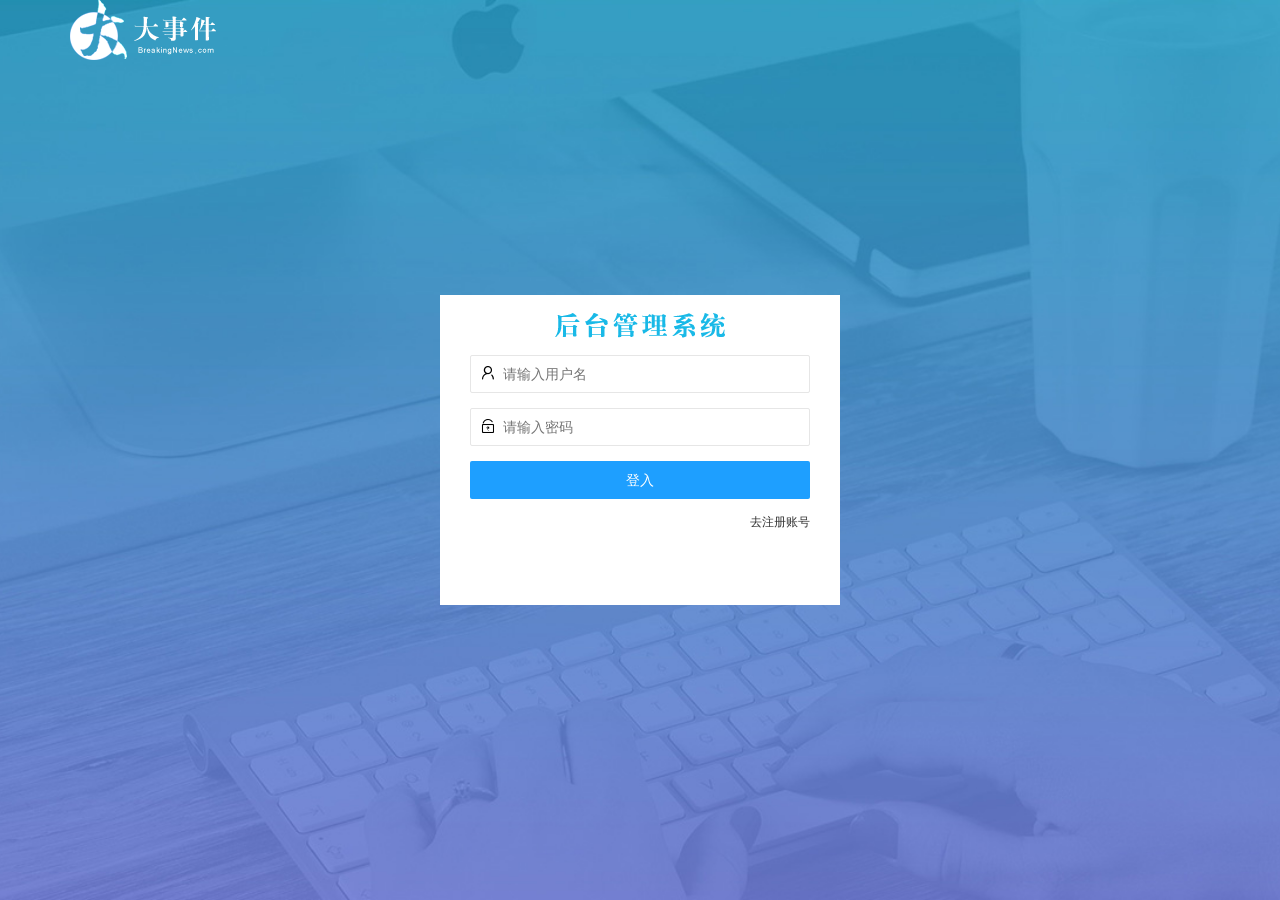
<file: login.html>
<!DOCTYPE html>
<html lang="en">

<head>
    <meta charset="UTF-8">
    <meta name="viewport" content="width=device-width, initial-scale=1.0">
    <meta http-equiv="X-UA-Compatible" content="ie=edge">
    <title>大事件</title>    
    <link rel="stylesheet" href="./assets/lib/layui/css/layui.css">
    <link rel="stylesheet" href="./assets/css/login.css">

</head>

<body>
    <!-- 头部logo区域 -->
    <div class="layui-main">
        <img src="./assets/images/logo.png" class="img-responsive" alt="Image">
    </div>

    <!-- 登陆注册区域 -->
    <div class="loginAndRegBox">
        <div class="title-box"></div>
        <!-- 登陆的div -->
        <div class="login-box">
            <!-- 登入的表单 -->
            <form class="layui-form" action="" id="form-login">
                <!-- 用户名 -->
                <div class="layui-form-item">
                    <i class="layui-icon layui-icon-username"></i>
                    <input type="text" name="username" required lay-verify="required" placeholder="请输入用户名" autocomplete="off" class="layui-input">
                </div>
                <!-- 密码 -->
                <div class="layui-form-item">
                    <i class="layui-icon layui-icon-password"></i>
                    <input type="password" name="password" required lay-verify="required|pwd" placeholder="请输入密码" autocomplete="off" class="layui-input">
                </div>
                <!-- 登录按钮 -->
                <div class="layui-form-item">
                    <!-- 注意：表单提交按钮和普通按钮的区别，就是lay-submit属性 -->
                    <button class="layui-btn layui-btn-fluid layui-btn-normal" lay-submit>登入</button>
                </div>
                <div class="layui-form-item links">
                    <a href="javascript:;" id="link-reg">去注册账号</a>
                </div>
            </form>
            
            
        </div>
        <!-- 注册的div -->
        <div class="reg-box">
            <!-- 注册的表单 -->
            <form class="layui-form" action="" id="form-reg">
                    <!-- 用户名 -->
                    <div class="layui-form-item">
                        <i class="layui-icon layui-icon-username"></i>
                        <input type="text" name="username" required lay-verify="required" placeholder="请输入用户名" autocomplete="off" class="layui-input">
                    </div>
                    <!-- 密码 -->
                    <div class="layui-form-item">
                        <i class="layui-icon layui-icon-password"></i>
                        <input type="password" name="password" required lay-verify="required|pwd" placeholder="请输入密码" autocomplete="off" class="layui-input">
                    </div>
                    <!-- 密码确认 -->
                    <div class="layui-form-item">
                            <i class="layui-icon layui-icon-password"></i>
                            <input type="password" name="repassword" required lay-verify="required|pwd|repwd" placeholder="再次确认密码" autocomplete="off" class="layui-input">
                        </div>
                    <!-- 注册按钮 -->
                    <div class="layui-form-item">
                        <!-- 注意：表单提交按钮和普通按钮的区别，就是lay-submit属性 -->
                        <button class="layui-btn layui-btn-fluid layui-btn-normal" lay-submit>注册</button>
                    </div>
                    <div class="layui-form-item links">
                        <a href="javascript:;" id="link-login">去登入账号</a>
                    </div>
                </form>
            
        </div>
    </div>
    <script src="./assets/lib/layui/layui.all.js"></script>
    <script src="./assets/lib/jquery.js"></script>
    <script src="./assets/js/baseAPI.js"></script>
    <script src="./assets/js/login.js"> </script>
</body>

</html>
</file>
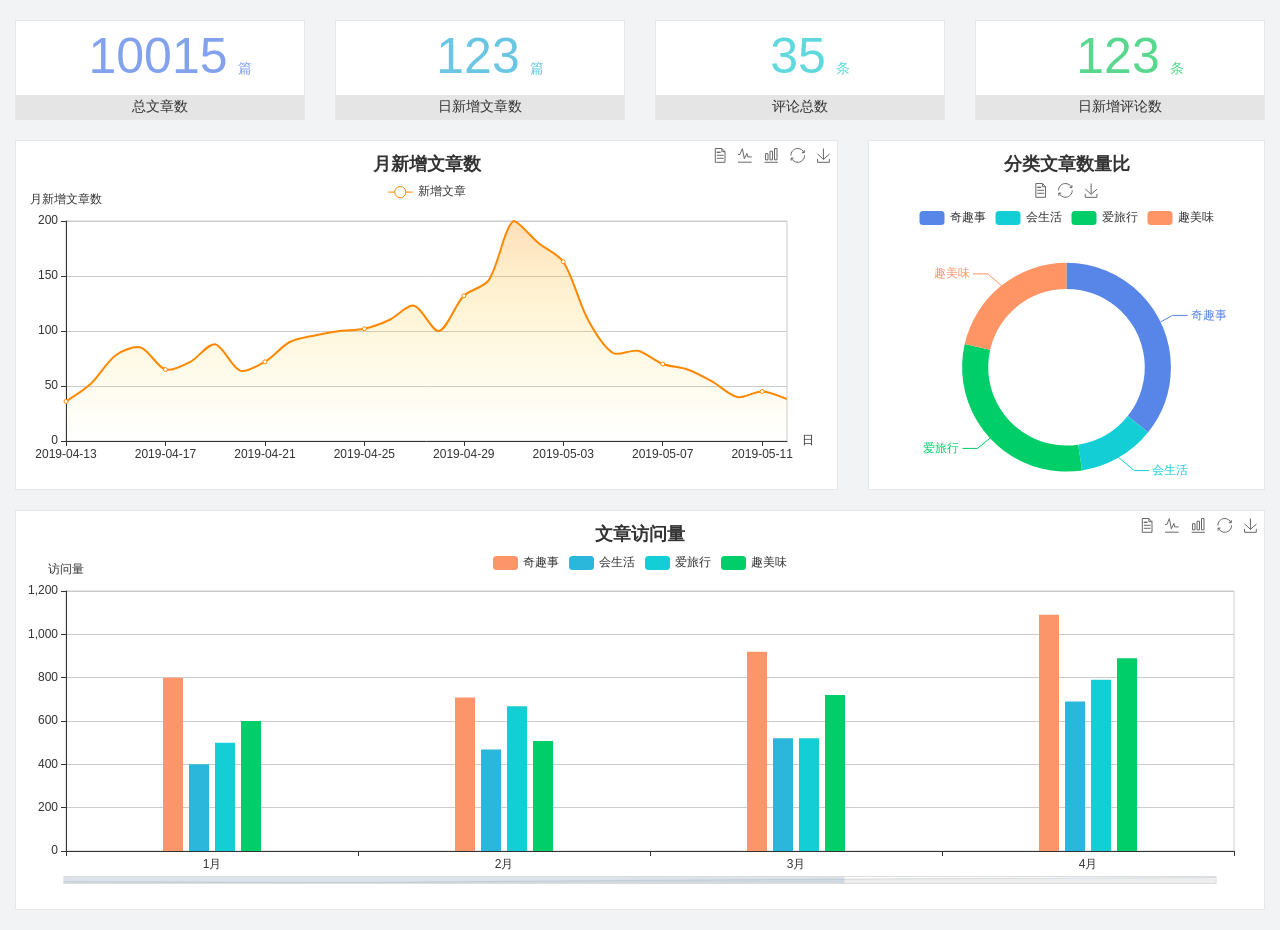
<file: home/dashboard.html>
<!DOCTYPE html>
<html lang="en">

<head>
  <meta charset="UTF-8">
  <meta name="viewport" content="width=device-width, initial-scale=1.0">
  <meta http-equiv="X-UA-Compatible" content="ie=edge">
  <title>图表统计</title>
  <link rel="stylesheet" href="../../assets/lib/bootstrap.css" />
  <link rel="stylesheet" href="../../assets/lib/main.css" />
  <script src="../../assets/lib/jquery.js"></script>
  <script type="text/javascript" src="../../assets/lib/echarts.min.js"></script>
</head>

<body>
  <div class="container-fluid">
    <div class="row spannel_list">
      <div class="col-sm-3 col-xs-6">
        <div class="spannel">
          <em>10015</em><span>篇</span>
          <b>总文章数</b>
        </div>
      </div>
      <div class="col-sm-3 col-xs-6">
        <div class="spannel scolor01">
          <em>123</em><span>篇</span>
          <b>日新增文章数</b>
        </div>
      </div>
      <div class="col-sm-3 col-xs-6">
        <div class="spannel scolor02">
          <em>35</em><span>条</span>
          <b>评论总数</b>
        </div>
      </div>
      <div class="col-sm-3 col-xs-6">
        <div class="spannel scolor03">
          <em>123</em><span>条</span>
          <b>日新增评论数</b>
        </div>
      </div>
    </div>
  </div>

  <div class="container-fluid">
    <div class="row curve-pie">
      <div class="col-lg-8 col-md-8">
        <div class="gragh_pannel" id="curve_show"></div>
      </div>
      <div class="col-lg-4 col-md-4">
        <div class="gragh_pannel" id="pie_show"></div>
      </div>
    </div>
  </div>

  <div class="container-fluid">
    <div class="column_pannel" id="column_show"></div>
  </div>

  <script>
    var oChart = echarts.init(document.getElementById('curve_show'));
    var aList_all = [
      { 'count': 36, 'date': '2019-04-13' },
      { 'count': 52, 'date': '2019-04-14' },
      { 'count': 78, 'date': '2019-04-15' },
      { 'count': 85, 'date': '2019-04-16' },
      { 'count': 65, 'date': '2019-04-17' },
      { 'count': 72, 'date': '2019-04-18' },
      { 'count': 88, 'date': '2019-04-19' },
      { 'count': 64, 'date': '2019-04-20' },
      { 'count': 72, 'date': '2019-04-21' },
      { 'count': 90, 'date': '2019-04-22' },
      { 'count': 96, 'date': '2019-04-23' },
      { 'count': 100, 'date': '2019-04-24' },
      { 'count': 102, 'date': '2019-04-25' },
      { 'count': 110, 'date': '2019-04-26' },
      { 'count': 123, 'date': '2019-04-27' },
      { 'count': 100, 'date': '2019-04-28' },
      { 'count': 132, 'date': '2019-04-29' },
      { 'count': 146, 'date': '2019-04-30' },
      { 'count': 200, 'date': '2019-05-01' },
      { 'count': 180, 'date': '2019-05-02' },
      { 'count': 163, 'date': '2019-05-03' },
      { 'count': 110, 'date': '2019-05-04' },
      { 'count': 80, 'date': '2019-05-05' },
      { 'count': 82, 'date': '2019-05-06' },
      { 'count': 70, 'date': '2019-05-07' },
      { 'count': 65, 'date': '2019-05-08' },
      { 'count': 54, 'date': '2019-05-09' },
      { 'count': 40, 'date': '2019-05-10' },
      { 'count': 45, 'date': '2019-05-11' },
      { 'count': 38, 'date': '2019-05-12' },
    ];

    let aCount = [];
    let aDate = [];

    for (var i = 0; i < aList_all.length; i++) {
      aCount.push(aList_all[i].count);
      aDate.push(aList_all[i].date);
    }

    var chartopt = {
      title: {
        text: '月新增文章数',
        left: 'center',
        top: '10'
      },
      tooltip: {
        trigger: 'axis'
      },
      legend: {
        data: ['新增文章'],
        top: '40'
      },
      toolbox: {
        show: true,
        feature: {
          mark: { show: true },
          dataView: { show: true, readOnly: false },
          magicType: { show: true, type: ['line', 'bar'] },
          restore: { show: true },
          saveAsImage: { show: true }
        }
      },
      calculable: true,
      xAxis: [
        {
          name: '日',
          type: 'category',
          boundaryGap: false,
          data: aDate
        }
      ],
      yAxis: [
        {
          name: '月新增文章数',
          type: 'value'
        }
      ],
      series: [
        {
          name: '新增文章',
          type: 'line',
          smooth: true,
          itemStyle: { normal: { areaStyle: { type: 'default' }, color: '#f80' }, lineStyle: { color: '#f80' } },
          data: aCount
        }],
      areaStyle: {
        normal: {
          color: new echarts.graphic.LinearGradient(0, 0, 0, 1, [{
            offset: 0,
            color: 'rgba(255,136,0,0.39)'
          }, {
            offset: .34,
            color: 'rgba(255,180,0,0.25)'
          }, {
            offset: 1,
            color: 'rgba(255,222,0,0.00)'
          }])

        }
      },
      grid: {
        show: true,
        x: 50,
        x2: 50,
        y: 80,
        height: 220
      }
    };

    oChart.setOption(chartopt);


    var oPie = echarts.init(document.getElementById('pie_show'));
    var oPieopt =
    {
      title: {
        top: 10,
        text: '分类文章数量比',
        x: 'center'
      },
      tooltip: {
        trigger: 'item',
        formatter: "{a} <br/>{b} : {c} ({d}%)"
      },
      color: ['#5885e8', '#13cfd5', '#00ce68', '#ff9565'],
      legend: {
        x: 'center',
        top: 65,
        data: ['奇趣事', '会生活', '爱旅行', '趣美味']
      },
      toolbox: {
        show: true,
        x: 'center',
        top: 35,
        feature: {
          mark: { show: true },
          dataView: { show: true, readOnly: false },
          magicType: {
            show: true,
            type: ['pie', 'funnel'],
            option: {
              funnel: {
                x: '25%',
                width: '50%',
                funnelAlign: 'left',
                max: 1548
              }
            }
          },
          restore: { show: true },
          saveAsImage: { show: true }
        }
      },
      calculable: true,
      series: [
        {
          name: '访问来源',
          type: 'pie',
          radius: ['45%', '60%'],
          center: ['50%', '65%'],
          data: [
            { value: 300, name: '奇趣事' },
            { value: 100, name: '会生活' },
            { value: 260, name: '爱旅行' },
            { value: 180, name: '趣美味' }
          ]
        }
      ]
    };
    oPie.setOption(oPieopt);



    var oColumn = this.echarts.init(document.getElementById('column_show'));
    var oColumnopt =
    {
      title: {
        text: '文章访问量',
        left: 'center',
        top: '10'
      },
      tooltip: {
        trigger: 'axis'
      },
      legend: {
        data: ['奇趣事', '会生活', '爱旅行', '趣美味'],
        top: '40'
      },
      toolbox: {
        show: true,
        feature: {
          mark: { show: true },
          dataView: { show: true, readOnly: false },
          magicType: { show: true, type: ['line', 'bar'] },
          restore: { show: true },
          saveAsImage: { show: true }
        }
      },
      calculable: true,
      xAxis: [
        {
          type: 'category',
          data: ['1月', '2月', '3月', '4月', '5月']
        }
      ],
      yAxis: [
        {
          name: '访问量',
          type: 'value'
        }
      ],
      series: [
        {
          name: '奇趣事',
          type: 'bar',
          barWidth: 20,
          itemStyle: {
            normal: { areaStyle: { type: 'default' }, color: '#fd956a' }
          },
          data: [800, 708, 920, 1090, 1200]
        },
        {
          name: '会生活',
          type: 'bar',
          barWidth: 20,
          itemStyle: {
            normal: { areaStyle: { type: 'default' }, color: '#2bb6db' }
          },
          data: [400, 468, 520, 690, 800]
        },
        {
          name: '爱旅行',
          type: 'bar',
          barWidth: 20,
          itemStyle: {
            normal: { areaStyle: { type: 'default' }, color: '#13cfd5' }
          },
          data: [500, 668, 520, 790, 900]
        },
        {
          name: '趣美味',
          type: 'bar',
          barWidth: 20,
          itemStyle: {
            normal: { areaStyle: { type: 'default' }, color: '#00ce68' }
          },
          data: [600, 508, 720, 890, 1000]
        }
      ],
      grid: {
        show: true,
        x: 50,
        x2: 30,
        y: 80,
        height: 260
      },
      dataZoom: [//给x轴设置滚动条
        {
          start: 0,//默认为0
          end: 100 - 1000 / 31,//默认为100
          type: 'slider',
          show: true,
          xAxisIndex: [0],
          handleSize: 0,//滑动条的 左右2个滑动条的大小
          height: 8,//组件高度
          left: 45, //左边的距离
          right: 50,//右边的距离
          bottom: 26,//右边的距离
          handleColor: '#ddd',//h滑动图标的颜色
          handleStyle: {
            borderColor: "#cacaca",
            borderWidth: "1",
            shadowBlur: 2,
            background: "#ddd",
            shadowColor: "#ddd",
          }
        }]
    };
    oColumn.setOption(oColumnopt);
  </script>
</body>

</html>
</file>
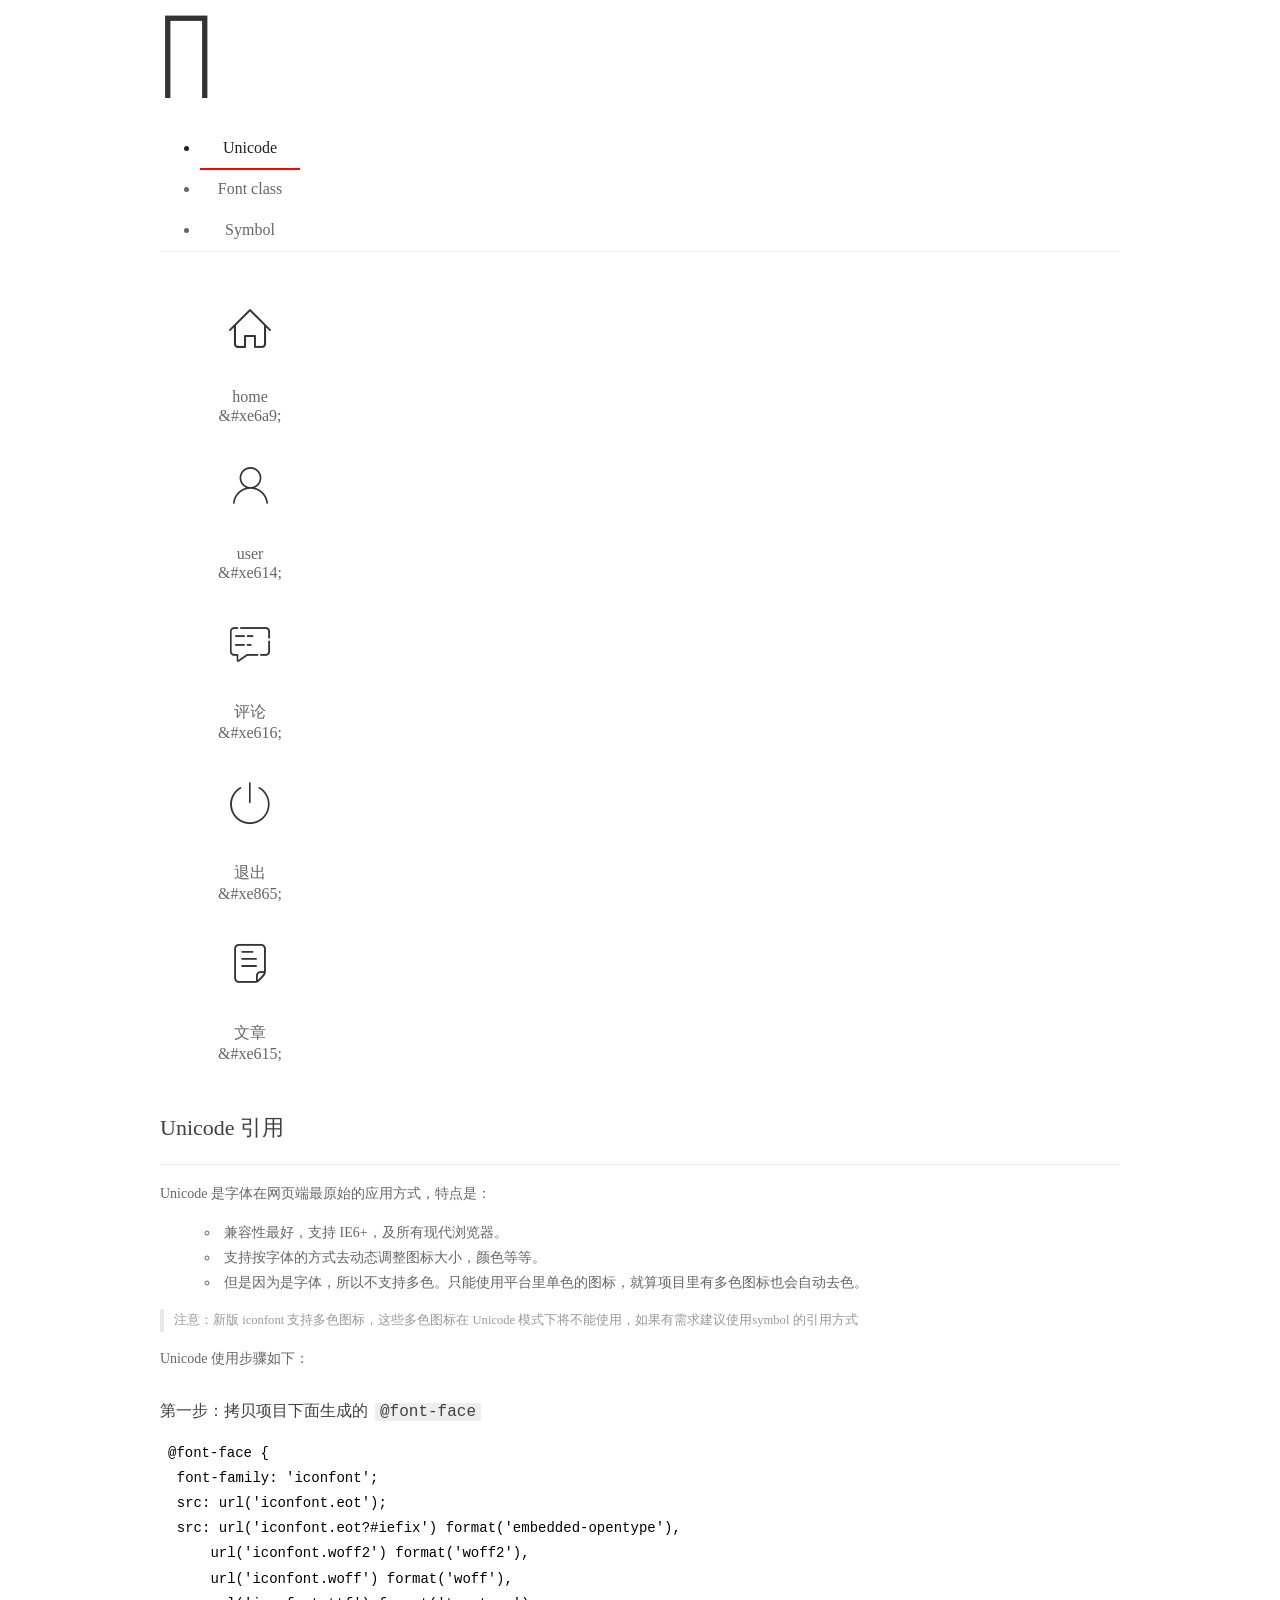
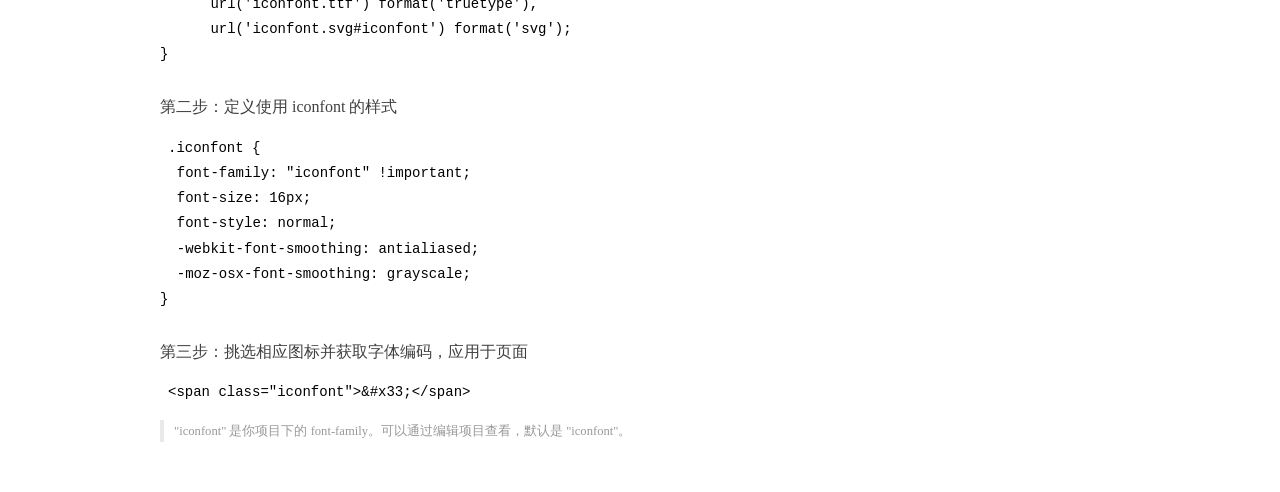
<file: assets/fonts/demo_index.html>
<!DOCTYPE html>
<html>
<head>
  <meta charset="utf-8"/>
  <title>IconFont Demo</title>
  <link rel="shortcut icon" href="https://gtms04.alicdn.com/tps/i4/TB1_oz6GVXXXXaFXpXXJDFnIXXX-64-64.ico" type="image/x-icon"/>
  <link rel="stylesheet" href="https://g.alicdn.com/thx/cube/1.3.2/cube.min.css">
  <link rel="stylesheet" href="demo.css">
  <link rel="stylesheet" href="iconfont.css">
  <script src="iconfont.js"></script>
  <!-- jQuery -->
  <script src="https://a1.alicdn.com/oss/uploads/2018/12/26/7bfddb60-08e8-11e9-9b04-53e73bb6408b.js"></script>
  <!-- 代码高亮 -->
  <script src="https://a1.alicdn.com/oss/uploads/2018/12/26/a3f714d0-08e6-11e9-8a15-ebf944d7534c.js"></script>
</head>
<body>
  <div class="main">
    <h1 class="logo"><a href="https://www.iconfont.cn/" title="iconfont 首页" target="_blank">&#xe86b;</a></h1>
    <div class="nav-tabs">
      <ul id="tabs" class="dib-box">
        <li class="dib active"><span>Unicode</span></li>
        <li class="dib"><span>Font class</span></li>
        <li class="dib"><span>Symbol</span></li>
      </ul>
      
    </div>
    <div class="tab-container">
      <div class="content unicode" style="display: block;">
          <ul class="icon_lists dib-box">
          
            <li class="dib">
              <span class="icon iconfont">&#xe6a9;</span>
                <div class="name">home</div>
                <div class="code-name">&amp;#xe6a9;</div>
              </li>
          
            <li class="dib">
              <span class="icon iconfont">&#xe614;</span>
                <div class="name">user</div>
                <div class="code-name">&amp;#xe614;</div>
              </li>
          
            <li class="dib">
              <span class="icon iconfont">&#xe616;</span>
                <div class="name">评论</div>
                <div class="code-name">&amp;#xe616;</div>
              </li>
          
            <li class="dib">
              <span class="icon iconfont">&#xe865;</span>
                <div class="name">退出</div>
                <div class="code-name">&amp;#xe865;</div>
              </li>
          
            <li class="dib">
              <span class="icon iconfont">&#xe615;</span>
                <div class="name">文章</div>
                <div class="code-name">&amp;#xe615;</div>
              </li>
          
          </ul>
          <div class="article markdown">
          <h2 id="unicode-">Unicode 引用</h2>
          <hr>

          <p>Unicode 是字体在网页端最原始的应用方式，特点是：</p>
          <ul>
            <li>兼容性最好，支持 IE6+，及所有现代浏览器。</li>
            <li>支持按字体的方式去动态调整图标大小，颜色等等。</li>
            <li>但是因为是字体，所以不支持多色。只能使用平台里单色的图标，就算项目里有多色图标也会自动去色。</li>
          </ul>
          <blockquote>
            <p>注意：新版 iconfont 支持多色图标，这些多色图标在 Unicode 模式下将不能使用，如果有需求建议使用symbol 的引用方式</p>
          </blockquote>
          <p>Unicode 使用步骤如下：</p>
          <h3 id="-font-face">第一步：拷贝项目下面生成的 <code>@font-face</code></h3>
<pre><code class="language-css"
>@font-face {
  font-family: 'iconfont';
  src: url('iconfont.eot');
  src: url('iconfont.eot?#iefix') format('embedded-opentype'),
      url('iconfont.woff2') format('woff2'),
      url('iconfont.woff') format('woff'),
      url('iconfont.ttf') format('truetype'),
      url('iconfont.svg#iconfont') format('svg');
}
</code></pre>
          <h3 id="-iconfont-">第二步：定义使用 iconfont 的样式</h3>
<pre><code class="language-css"
>.iconfont {
  font-family: "iconfont" !important;
  font-size: 16px;
  font-style: normal;
  -webkit-font-smoothing: antialiased;
  -moz-osx-font-smoothing: grayscale;
}
</code></pre>
          <h3 id="-">第三步：挑选相应图标并获取字体编码，应用于页面</h3>
<pre>
<code class="language-html"
>&lt;span class="iconfont"&gt;&amp;#x33;&lt;/span&gt;
</code></pre>
          <blockquote>
            <p>"iconfont" 是你项目下的 font-family。可以通过编辑项目查看，默认是 "iconfont"。</p>
          </blockquote>
          </div>
      </div>
      <div class="content font-class">
        <ul class="icon_lists dib-box">
          
          <li class="dib">
            <span class="icon iconfont icon-home"></span>
            <div class="name">
              home
            </div>
            <div class="code-name">.icon-home
            </div>
          </li>
          
          <li class="dib">
            <span class="icon iconfont icon-user"></span>
            <div class="name">
              user
            </div>
            <div class="code-name">.icon-user
            </div>
          </li>
          
          <li class="dib">
            <span class="icon iconfont icon-pinglun"></span>
            <div class="name">
              评论
            </div>
            <div class="code-name">.icon-pinglun
            </div>
          </li>
          
          <li class="dib">
            <span class="icon iconfont icon-tuichu"></span>
            <div class="name">
              退出
            </div>
            <div class="code-name">.icon-tuichu
            </div>
          </li>
          
          <li class="dib">
            <span class="icon iconfont icon-16"></span>
            <div class="name">
              文章
            </div>
            <div class="code-name">.icon-16
            </div>
          </li>
          
        </ul>
        <div class="article markdown">
        <h2 id="font-class-">font-class 引用</h2>
        <hr>

        <p>font-class 是 Unicode 使用方式的一种变种，主要是解决 Unicode 书写不直观，语意不明确的问题。</p>
        <p>与 Unicode 使用方式相比，具有如下特点：</p>
        <ul>
          <li>兼容性良好，支持 IE8+，及所有现代浏览器。</li>
          <li>相比于 Unicode 语意明确，书写更直观。可以很容易分辨这个 icon 是什么。</li>
          <li>因为使用 class 来定义图标，所以当要替换图标时，只需要修改 class 里面的 Unicode 引用。</li>
          <li>不过因为本质上还是使用的字体，所以多色图标还是不支持的。</li>
        </ul>
        <p>使用步骤如下：</p>
        <h3 id="-fontclass-">第一步：引入项目下面生成的 fontclass 代码：</h3>
<pre><code class="language-html">&lt;link rel="stylesheet" href="./iconfont.css"&gt;
</code></pre>
        <h3 id="-">第二步：挑选相应图标并获取类名，应用于页面：</h3>
<pre><code class="language-html">&lt;span class="iconfont icon-xxx"&gt;&lt;/span&gt;
</code></pre>
        <blockquote>
          <p>"
            iconfont" 是你项目下的 font-family。可以通过编辑项目查看，默认是 "iconfont"。</p>
        </blockquote>
      </div>
      </div>
      <div class="content symbol">
          <ul class="icon_lists dib-box">
          
            <li class="dib">
                <svg class="icon svg-icon" aria-hidden="true">
                  <use xlink:href="#icon-home"></use>
                </svg>
                <div class="name">home</div>
                <div class="code-name">#icon-home</div>
            </li>
          
            <li class="dib">
                <svg class="icon svg-icon" aria-hidden="true">
                  <use xlink:href="#icon-user"></use>
                </svg>
                <div class="name">user</div>
                <div class="code-name">#icon-user</div>
            </li>
          
            <li class="dib">
                <svg class="icon svg-icon" aria-hidden="true">
                  <use xlink:href="#icon-pinglun"></use>
                </svg>
                <div class="name">评论</div>
                <div class="code-name">#icon-pinglun</div>
            </li>
          
            <li class="dib">
                <svg class="icon svg-icon" aria-hidden="true">
                  <use xlink:href="#icon-tuichu"></use>
                </svg>
                <div class="name">退出</div>
                <div class="code-name">#icon-tuichu</div>
            </li>
          
            <li class="dib">
                <svg class="icon svg-icon" aria-hidden="true">
                  <use xlink:href="#icon-16"></use>
                </svg>
                <div class="name">文章</div>
                <div class="code-name">#icon-16</div>
            </li>
          
          </ul>
          <div class="article markdown">
          <h2 id="symbol-">Symbol 引用</h2>
          <hr>

          <p>这是一种全新的使用方式，应该说这才是未来的主流，也是平台目前推荐的用法。相关介绍可以参考这篇<a href="">文章</a>
            这种用法其实是做了一个 SVG 的集合，与另外两种相比具有如下特点：</p>
          <ul>
            <li>支持多色图标了，不再受单色限制。</li>
            <li>通过一些技巧，支持像字体那样，通过 <code>font-size</code>, <code>color</code> 来调整样式。</li>
            <li>兼容性较差，支持 IE9+，及现代浏览器。</li>
            <li>浏览器渲染 SVG 的性能一般，还不如 png。</li>
          </ul>
          <p>使用步骤如下：</p>
          <h3 id="-symbol-">第一步：引入项目下面生成的 symbol 代码：</h3>
<pre><code class="language-html">&lt;script src="./iconfont.js"&gt;&lt;/script&gt;
</code></pre>
          <h3 id="-css-">第二步：加入通用 CSS 代码（引入一次就行）：</h3>
<pre><code class="language-html">&lt;style&gt;
.icon {
  width: 1em;
  height: 1em;
  vertical-align: -0.15em;
  fill: currentColor;
  overflow: hidden;
}
&lt;/style&gt;
</code></pre>
          <h3 id="-">第三步：挑选相应图标并获取类名，应用于页面：</h3>
<pre><code class="language-html">&lt;svg class="icon" aria-hidden="true"&gt;
  &lt;use xlink:href="#icon-xxx"&gt;&lt;/use&gt;
&lt;/svg&gt;
</code></pre>
          </div>
      </div>

    </div>
  </div>
  <script>
  $(document).ready(function () {
      $('.tab-container .content:first').show()

      $('#tabs li').click(function (e) {
        var tabContent = $('.tab-container .content')
        var index = $(this).index()

        if ($(this).hasClass('active')) {
          return
        } else {
          $('#tabs li').removeClass('active')
          $(this).addClass('active')

          tabContent.hide().eq(index).fadeIn()
        }
      })
    })
  </script>
</body>
</html>
</file>
<file: assets/lib/layui/css/layui.css>
/** layui-v2.5.5 MIT License By https://www.layui.com */
 .layui-inline,img{display:inline-block;vertical-align:middle}h1,h2,h3,h4,h5,h6{font-weight:400}.layui-edge,.layui-header,.layui-inline,.layui-main{position:relative}.layui-body,.layui-edge,.layui-elip{overflow:hidden}.layui-btn,.layui-edge,.layui-inline,img{vertical-align:middle}.layui-btn,.layui-disabled,.layui-icon,.layui-unselect{-moz-user-select:none;-webkit-user-select:none;-ms-user-select:none}.layui-elip,.layui-form-checkbox span,.layui-form-pane .layui-form-label{text-overflow:ellipsis;white-space:nowrap}.layui-breadcrumb,.layui-tree-btnGroup{visibility:hidden}blockquote,body,button,dd,div,dl,dt,form,h1,h2,h3,h4,h5,h6,input,li,ol,p,pre,td,textarea,th,ul{margin:0;padding:0;-webkit-tap-highlight-color:rgba(0,0,0,0)}a:active,a:hover{outline:0}img{border:none}li{list-style:none}table{border-collapse:collapse;border-spacing:0}h4,h5,h6{font-size:100%}button,input,optgroup,option,select,textarea{font-family:inherit;font-size:inherit;font-style:inherit;font-weight:inherit;outline:0}pre{white-space:pre-wrap;white-space:-moz-pre-wrap;white-space:-pre-wrap;white-space:-o-pre-wrap;word-wrap:break-word}body{line-height:24px;font:14px Helvetica Neue,Helvetica,PingFang SC,Tahoma,Arial,sans-serif}hr{height:1px;margin:10px 0;border:0;clear:both}a{color:#333;text-decoration:none}a:hover{color:#777}a cite{font-style:normal;*cursor:pointer}.layui-border-box,.layui-border-box *{box-sizing:border-box}.layui-box,.layui-box *{box-sizing:content-box}.layui-clear{clear:both;*zoom:1}.layui-clear:after{content:'\20';clear:both;*zoom:1;display:block;height:0}.layui-inline{*display:inline;*zoom:1}.layui-edge{display:inline-block;width:0;height:0;border-width:6px;border-style:dashed;border-color:transparent}.layui-edge-top{top:-4px;border-bottom-color:#999;border-bottom-style:solid}.layui-edge-right{border-left-color:#999;border-left-style:solid}.layui-edge-bottom{top:2px;border-top-color:#999;border-top-style:solid}.layui-edge-left{border-right-color:#999;border-right-style:solid}.layui-disabled,.layui-disabled:hover{color:#d2d2d2!important;cursor:not-allowed!important}.layui-circle{border-radius:100%}.layui-show{display:block!important}.layui-hide{display:none!important}@font-face{font-family:layui-icon;src:url(../font/iconfont.eot?v=250);src:url(../font/iconfont.eot?v=250#iefix) format('embedded-opentype'),url(../font/iconfont.woff2?v=250) format('woff2'),url(../font/iconfont.woff?v=250) format('woff'),url(../font/iconfont.ttf?v=250) format('truetype'),url(../font/iconfont.svg?v=250#layui-icon) format('svg')}.layui-icon{font-family:layui-icon!important;font-size:16px;font-style:normal;-webkit-font-smoothing:antialiased;-moz-osx-font-smoothing:grayscale}.layui-icon-reply-fill:before{content:"\e611"}.layui-icon-set-fill:before{content:"\e614"}.layui-icon-menu-fill:before{content:"\e60f"}.layui-icon-search:before{content:"\e615"}.layui-icon-share:before{content:"\e641"}.layui-icon-set-sm:before{content:"\e620"}.layui-icon-engine:before{content:"\e628"}.layui-icon-close:before{content:"\1006"}.layui-icon-close-fill:before{content:"\1007"}.layui-icon-chart-screen:before{content:"\e629"}.layui-icon-star:before{content:"\e600"}.layui-icon-circle-dot:before{content:"\e617"}.layui-icon-chat:before{content:"\e606"}.layui-icon-release:before{content:"\e609"}.layui-icon-list:before{content:"\e60a"}.layui-icon-chart:before{content:"\e62c"}.layui-icon-ok-circle:before{content:"\1005"}.layui-icon-layim-theme:before{content:"\e61b"}.layui-icon-table:before{content:"\e62d"}.layui-icon-right:before{content:"\e602"}.layui-icon-left:before{content:"\e603"}.layui-icon-cart-simple:before{content:"\e698"}.layui-icon-face-cry:before{content:"\e69c"}.layui-icon-face-smile:before{content:"\e6af"}.layui-icon-survey:before{content:"\e6b2"}.layui-icon-tree:before{content:"\e62e"}.layui-icon-upload-circle:before{content:"\e62f"}.layui-icon-add-circle:before{content:"\e61f"}.layui-icon-download-circle:before{content:"\e601"}.layui-icon-templeate-1:before{content:"\e630"}.layui-icon-util:before{content:"\e631"}.layui-icon-face-surprised:before{content:"\e664"}.layui-icon-edit:before{content:"\e642"}.layui-icon-speaker:before{content:"\e645"}.layui-icon-down:before{content:"\e61a"}.layui-icon-file:before{content:"\e621"}.layui-icon-layouts:before{content:"\e632"}.layui-icon-rate-half:before{content:"\e6c9"}.layui-icon-add-circle-fine:before{content:"\e608"}.layui-icon-prev-circle:before{content:"\e633"}.layui-icon-read:before{content:"\e705"}.layui-icon-404:before{content:"\e61c"}.layui-icon-carousel:before{content:"\e634"}.layui-icon-help:before{content:"\e607"}.layui-icon-code-circle:before{content:"\e635"}.layui-icon-water:before{content:"\e636"}.layui-icon-username:before{content:"\e66f"}.layui-icon-find-fill:before{content:"\e670"}.layui-icon-about:before{content:"\e60b"}.layui-icon-location:before{content:"\e715"}.layui-icon-up:before{content:"\e619"}.layui-icon-pause:before{content:"\e651"}.layui-icon-date:before{content:"\e637"}.layui-icon-layim-uploadfile:before{content:"\e61d"}.layui-icon-delete:before{content:"\e640"}.layui-icon-play:before{content:"\e652"}.layui-icon-top:before{content:"\e604"}.layui-icon-friends:before{content:"\e612"}.layui-icon-refresh-3:before{content:"\e9aa"}.layui-icon-ok:before{content:"\e605"}.layui-icon-layer:before{content:"\e638"}.layui-icon-face-smile-fine:before{content:"\e60c"}.layui-icon-dollar:before{content:"\e659"}.layui-icon-group:before{content:"\e613"}.layui-icon-layim-download:before{content:"\e61e"}.layui-icon-picture-fine:before{content:"\e60d"}.layui-icon-link:before{content:"\e64c"}.layui-icon-diamond:before{content:"\e735"}.layui-icon-log:before{content:"\e60e"}.layui-icon-rate-solid:before{content:"\e67a"}.layui-icon-fonts-del:before{content:"\e64f"}.layui-icon-unlink:before{content:"\e64d"}.layui-icon-fonts-clear:before{content:"\e639"}.layui-icon-triangle-r:before{content:"\e623"}.layui-icon-circle:before{content:"\e63f"}.layui-icon-radio:before{content:"\e643"}.layui-icon-align-center:before{content:"\e647"}.layui-icon-align-right:before{content:"\e648"}.layui-icon-align-left:before{content:"\e649"}.layui-icon-loading-1:before{content:"\e63e"}.layui-icon-return:before{content:"\e65c"}.layui-icon-fonts-strong:before{content:"\e62b"}.layui-icon-upload:before{content:"\e67c"}.layui-icon-dialogue:before{content:"\e63a"}.layui-icon-video:before{content:"\e6ed"}.layui-icon-headset:before{content:"\e6fc"}.layui-icon-cellphone-fine:before{content:"\e63b"}.layui-icon-add-1:before{content:"\e654"}.layui-icon-face-smile-b:before{content:"\e650"}.layui-icon-fonts-html:before{content:"\e64b"}.layui-icon-form:before{content:"\e63c"}.layui-icon-cart:before{content:"\e657"}.layui-icon-camera-fill:before{content:"\e65d"}.layui-icon-tabs:before{content:"\e62a"}.layui-icon-fonts-code:before{content:"\e64e"}.layui-icon-fire:before{content:"\e756"}.layui-icon-set:before{content:"\e716"}.layui-icon-fonts-u:before{content:"\e646"}.layui-icon-triangle-d:before{content:"\e625"}.layui-icon-tips:before{content:"\e702"}.layui-icon-picture:before{content:"\e64a"}.layui-icon-more-vertical:before{content:"\e671"}.layui-icon-flag:before{content:"\e66c"}.layui-icon-loading:before{content:"\e63d"}.layui-icon-fonts-i:before{content:"\e644"}.layui-icon-refresh-1:before{content:"\e666"}.layui-icon-rmb:before{content:"\e65e"}.layui-icon-home:before{content:"\e68e"}.layui-icon-user:before{content:"\e770"}.layui-icon-notice:before{content:"\e667"}.layui-icon-login-weibo:before{content:"\e675"}.layui-icon-voice:before{content:"\e688"}.layui-icon-upload-drag:before{content:"\e681"}.layui-icon-login-qq:before{content:"\e676"}.layui-icon-snowflake:before{content:"\e6b1"}.layui-icon-file-b:before{content:"\e655"}.layui-icon-template:before{content:"\e663"}.layui-icon-auz:before{content:"\e672"}.layui-icon-console:before{content:"\e665"}.layui-icon-app:before{content:"\e653"}.layui-icon-prev:before{content:"\e65a"}.layui-icon-website:before{content:"\e7ae"}.layui-icon-next:before{content:"\e65b"}.layui-icon-component:before{content:"\e857"}.layui-icon-more:before{content:"\e65f"}.layui-icon-login-wechat:before{content:"\e677"}.layui-icon-shrink-right:before{content:"\e668"}.layui-icon-spread-left:before{content:"\e66b"}.layui-icon-camera:before{content:"\e660"}.layui-icon-note:before{content:"\e66e"}.layui-icon-refresh:before{content:"\e669"}.layui-icon-female:before{content:"\e661"}.layui-icon-male:before{content:"\e662"}.layui-icon-password:before{content:"\e673"}.layui-icon-senior:before{content:"\e674"}.layui-icon-theme:before{content:"\e66a"}.layui-icon-tread:before{content:"\e6c5"}.layui-icon-praise:before{content:"\e6c6"}.layui-icon-star-fill:before{content:"\e658"}.layui-icon-rate:before{content:"\e67b"}.layui-icon-template-1:before{content:"\e656"}.layui-icon-vercode:before{content:"\e679"}.layui-icon-cellphone:before{content:"\e678"}.layui-icon-screen-full:before{content:"\e622"}.layui-icon-screen-restore:before{content:"\e758"}.layui-icon-cols:before{content:"\e610"}.layui-icon-export:before{content:"\e67d"}.layui-icon-print:before{content:"\e66d"}.layui-icon-slider:before{content:"\e714"}.layui-icon-addition:before{content:"\e624"}.layui-icon-subtraction:before{content:"\e67e"}.layui-icon-service:before{content:"\e626"}.layui-icon-transfer:before{content:"\e691"}.layui-main{width:1140px;margin:0 auto}.layui-header{z-index:1000;height:60px}.layui-header a:hover{transition:all .5s;-webkit-transition:all .5s}.layui-side{position:fixed;left:0;top:0;bottom:0;z-index:999;width:200px;overflow-x:hidden}.layui-side-scroll{position:relative;width:220px;height:100%;overflow-x:hidden}.layui-body{position:absolute;left:200px;right:0;top:0;bottom:0;z-index:998;width:auto;overflow-y:auto;box-sizing:border-box}.layui-layout-body{overflow:hidden}.layui-layout-admin .layui-header{background-color:#23262E}.layui-layout-admin .layui-side{top:60px;width:200px;overflow-x:hidden}.layui-layout-admin .layui-body{position:fixed;top:60px;bottom:44px}.layui-layout-admin .layui-main{width:auto;margin:0 15px}.layui-layout-admin .layui-footer{position:fixed;left:200px;right:0;bottom:0;height:44px;line-height:44px;padding:0 15px;background-color:#eee}.layui-layout-admin .layui-logo{position:absolute;left:0;top:0;width:200px;height:100%;line-height:60px;text-align:center;color:#009688;font-size:16px}.layui-layout-admin .layui-header .layui-nav{background:0 0}.layui-layout-left{position:absolute!important;left:200px;top:0}.layui-layout-right{position:absolute!important;right:0;top:0}.layui-container{position:relative;margin:0 auto;padding:0 15px;box-sizing:border-box}.layui-fluid{position:relative;margin:0 auto;padding:0 15px}.layui-row:after,.layui-row:before{content:'';display:block;clear:both}.layui-col-lg1,.layui-col-lg10,.layui-col-lg11,.layui-col-lg12,.layui-col-lg2,.layui-col-lg3,.layui-col-lg4,.layui-col-lg5,.layui-col-lg6,.layui-col-lg7,.layui-col-lg8,.layui-col-lg9,.layui-col-md1,.layui-col-md10,.layui-col-md11,.layui-col-md12,.layui-col-md2,.layui-col-md3,.layui-col-md4,.layui-col-md5,.layui-col-md6,.layui-col-md7,.layui-col-md8,.layui-col-md9,.layui-col-sm1,.layui-col-sm10,.layui-col-sm11,.layui-col-sm12,.layui-col-sm2,.layui-col-sm3,.layui-col-sm4,.layui-col-sm5,.layui-col-sm6,.layui-col-sm7,.layui-col-sm8,.layui-col-sm9,.layui-col-xs1,.layui-col-xs10,.layui-col-xs11,.layui-col-xs12,.layui-col-xs2,.layui-col-xs3,.layui-col-xs4,.layui-col-xs5,.layui-col-xs6,.layui-col-xs7,.layui-col-xs8,.layui-col-xs9{position:relative;display:block;box-sizing:border-box}.layui-col-xs1,.layui-col-xs10,.layui-col-xs11,.layui-col-xs12,.layui-col-xs2,.layui-col-xs3,.layui-col-xs4,.layui-col-xs5,.layui-col-xs6,.layui-col-xs7,.layui-col-xs8,.layui-col-xs9{float:left}.layui-col-xs1{width:8.33333333%}.layui-col-xs2{width:16.66666667%}.layui-col-xs3{width:25%}.layui-col-xs4{width:33.33333333%}.layui-col-xs5{width:41.66666667%}.layui-col-xs6{width:50%}.layui-col-xs7{width:58.33333333%}.layui-col-xs8{width:66.66666667%}.layui-col-xs9{width:75%}.layui-col-xs10{width:83.33333333%}.layui-col-xs11{width:91.66666667%}.layui-col-xs12{width:100%}.layui-col-xs-offset1{margin-left:8.33333333%}.layui-col-xs-offset2{margin-left:16.66666667%}.layui-col-xs-offset3{margin-left:25%}.layui-col-xs-offset4{margin-left:33.33333333%}.layui-col-xs-offset5{margin-left:41.66666667%}.layui-col-xs-offset6{margin-left:50%}.layui-col-xs-offset7{margin-left:58.33333333%}.layui-col-xs-offset8{margin-left:66.66666667%}.layui-col-xs-offset9{margin-left:75%}.layui-col-xs-offset10{margin-left:83.33333333%}.layui-col-xs-offset11{margin-left:91.66666667%}.layui-col-xs-offset12{margin-left:100%}@media screen and (max-width:768px){.layui-hide-xs{display:none!important}.layui-show-xs-block{display:block!important}.layui-show-xs-inline{display:inline!important}.layui-show-xs-inline-block{display:inline-block!important}}@media screen and (min-width:768px){.layui-container{width:750px}.layui-hide-sm{display:none!important}.layui-show-sm-block{display:block!important}.layui-show-sm-inline{display:inline!important}.layui-show-sm-inline-block{display:inline-block!important}.layui-col-sm1,.layui-col-sm10,.layui-col-sm11,.layui-col-sm12,.layui-col-sm2,.layui-col-sm3,.layui-col-sm4,.layui-col-sm5,.layui-col-sm6,.layui-col-sm7,.layui-col-sm8,.layui-col-sm9{float:left}.layui-col-sm1{width:8.33333333%}.layui-col-sm2{width:16.66666667%}.layui-col-sm3{width:25%}.layui-col-sm4{width:33.33333333%}.layui-col-sm5{width:41.66666667%}.layui-col-sm6{width:50%}.layui-col-sm7{width:58.33333333%}.layui-col-sm8{width:66.66666667%}.layui-col-sm9{width:75%}.layui-col-sm10{width:83.33333333%}.layui-col-sm11{width:91.66666667%}.layui-col-sm12{width:100%}.layui-col-sm-offset1{margin-left:8.33333333%}.layui-col-sm-offset2{margin-left:16.66666667%}.layui-col-sm-offset3{margin-left:25%}.layui-col-sm-offset4{margin-left:33.33333333%}.layui-col-sm-offset5{margin-left:41.66666667%}.layui-col-sm-offset6{margin-left:50%}.layui-col-sm-offset7{margin-left:58.33333333%}.layui-col-sm-offset8{margin-left:66.66666667%}.layui-col-sm-offset9{margin-left:75%}.layui-col-sm-offset10{margin-left:83.33333333%}.layui-col-sm-offset11{margin-left:91.66666667%}.layui-col-sm-offset12{margin-left:100%}}@media screen and (min-width:992px){.layui-container{width:970px}.layui-hide-md{display:none!important}.layui-show-md-block{display:block!important}.layui-show-md-inline{display:inline!important}.layui-show-md-inline-block{display:inline-block!important}.layui-col-md1,.layui-col-md10,.layui-col-md11,.layui-col-md12,.layui-col-md2,.layui-col-md3,.layui-col-md4,.layui-col-md5,.layui-col-md6,.layui-col-md7,.layui-col-md8,.layui-col-md9{float:left}.layui-col-md1{width:8.33333333%}.layui-col-md2{width:16.66666667%}.layui-col-md3{width:25%}.layui-col-md4{width:33.33333333%}.layui-col-md5{width:41.66666667%}.layui-col-md6{width:50%}.layui-col-md7{width:58.33333333%}.layui-col-md8{width:66.66666667%}.layui-col-md9{width:75%}.layui-col-md10{width:83.33333333%}.layui-col-md11{width:91.66666667%}.layui-col-md12{width:100%}.layui-col-md-offset1{margin-left:8.33333333%}.layui-col-md-offset2{margin-left:16.66666667%}.layui-col-md-offset3{margin-left:25%}.layui-col-md-offset4{margin-left:33.33333333%}.layui-col-md-offset5{margin-left:41.66666667%}.layui-col-md-offset6{margin-left:50%}.layui-col-md-offset7{margin-left:58.33333333%}.layui-col-md-offset8{margin-left:66.66666667%}.layui-col-md-offset9{margin-left:75%}.layui-col-md-offset10{margin-left:83.33333333%}.layui-col-md-offset11{margin-left:91.66666667%}.layui-col-md-offset12{margin-left:100%}}@media screen and (min-width:1200px){.layui-container{width:1170px}.layui-hide-lg{display:none!important}.layui-show-lg-block{display:block!important}.layui-show-lg-inline{display:inline!important}.layui-show-lg-inline-block{display:inline-block!important}.layui-col-lg1,.layui-col-lg10,.layui-col-lg11,.layui-col-lg12,.layui-col-lg2,.layui-col-lg3,.layui-col-lg4,.layui-col-lg5,.layui-col-lg6,.layui-col-lg7,.layui-col-lg8,.layui-col-lg9{float:left}.layui-col-lg1{width:8.33333333%}.layui-col-lg2{width:16.66666667%}.layui-col-lg3{width:25%}.layui-col-lg4{width:33.33333333%}.layui-col-lg5{width:41.66666667%}.layui-col-lg6{width:50%}.layui-col-lg7{width:58.33333333%}.layui-col-lg8{width:66.66666667%}.layui-col-lg9{width:75%}.layui-col-lg10{width:83.33333333%}.layui-col-lg11{width:91.66666667%}.layui-col-lg12{width:100%}.layui-col-lg-offset1{margin-left:8.33333333%}.layui-col-lg-offset2{margin-left:16.66666667%}.layui-col-lg-offset3{margin-left:25%}.layui-col-lg-offset4{margin-left:33.33333333%}.layui-col-lg-offset5{margin-left:41.66666667%}.layui-col-lg-offset6{margin-left:50%}.layui-col-lg-offset7{margin-left:58.33333333%}.layui-col-lg-offset8{margin-left:66.66666667%}.layui-col-lg-offset9{margin-left:75%}.layui-col-lg-offset10{margin-left:83.33333333%}.layui-col-lg-offset11{margin-left:91.66666667%}.layui-col-lg-offset12{margin-left:100%}}.layui-col-space1{margin:-.5px}.layui-col-space1>*{padding:.5px}.layui-col-space3{margin:-1.5px}.layui-col-space3>*{padding:1.5px}.layui-col-space5{margin:-2.5px}.layui-col-space5>*{padding:2.5px}.layui-col-space8{margin:-3.5px}.layui-col-space8>*{padding:3.5px}.layui-col-space10{margin:-5px}.layui-col-space10>*{padding:5px}.layui-col-space12{margin:-6px}.layui-col-space12>*{padding:6px}.layui-col-space15{margin:-7.5px}.layui-col-space15>*{padding:7.5px}.layui-col-space18{margin:-9px}.layui-col-space18>*{padding:9px}.layui-col-space20{margin:-10px}.layui-col-space20>*{padding:10px}.layui-col-space22{margin:-11px}.layui-col-space22>*{padding:11px}.layui-col-space25{margin:-12.5px}.layui-col-space25>*{padding:12.5px}.layui-col-space30{margin:-15px}.layui-col-space30>*{padding:15px}.layui-btn,.layui-input,.layui-select,.layui-textarea,.layui-upload-button{outline:0;-webkit-appearance:none;transition:all .3s;-webkit-transition:all .3s;box-sizing:border-box}.layui-elem-quote{margin-bottom:10px;padding:15px;line-height:22px;border-left:5px solid #009688;border-radius:0 2px 2px 0;background-color:#f2f2f2}.layui-quote-nm{border-style:solid;border-width:1px 1px 1px 5px;background:0 0}.layui-elem-field{margin-bottom:10px;padding:0;border-width:1px;border-style:solid}.layui-elem-field legend{margin-left:20px;padding:0 10px;font-size:20px;font-weight:300}.layui-field-title{margin:10px 0 20px;border-width:1px 0 0}.layui-field-box{padding:10px 15px}.layui-field-title .layui-field-box{padding:10px 0}.layui-progress{position:relative;height:6px;border-radius:20px;background-color:#e2e2e2}.layui-progress-bar{position:absolute;left:0;top:0;width:0;max-width:100%;height:6px;border-radius:20px;text-align:right;background-color:#5FB878;transition:all .3s;-webkit-transition:all .3s}.layui-progress-big,.layui-progress-big .layui-progress-bar{height:18px;line-height:18px}.layui-progress-text{position:relative;top:-20px;line-height:18px;font-size:12px;color:#666}.layui-progress-big .layui-progress-text{position:static;padding:0 10px;color:#fff}.layui-collapse{border-width:1px;border-style:solid;border-radius:2px}.layui-colla-content,.layui-colla-item{border-top-width:1px;border-top-style:solid}.layui-colla-item:first-child{border-top:none}.layui-colla-title{position:relative;height:42px;line-height:42px;padding:0 15px 0 35px;color:#333;background-color:#f2f2f2;cursor:pointer;font-size:14px;overflow:hidden}.layui-colla-content{display:none;padding:10px 15px;line-height:22px;color:#666}.layui-colla-icon{position:absolute;left:15px;top:0;font-size:14px}.layui-card{margin-bottom:15px;border-radius:2px;background-color:#fff;box-shadow:0 1px 2px 0 rgba(0,0,0,.05)}.layui-card:last-child{margin-bottom:0}.layui-card-header{position:relative;height:42px;line-height:42px;padding:0 15px;border-bottom:1px solid #f6f6f6;color:#333;border-radius:2px 2px 0 0;font-size:14px}.layui-bg-black,.layui-bg-blue,.layui-bg-cyan,.layui-bg-green,.layui-bg-orange,.layui-bg-red{color:#fff!important}.layui-card-body{position:relative;padding:10px 15px;line-height:24px}.layui-card-body[pad15]{padding:15px}.layui-card-body[pad20]{padding:20px}.layui-card-body .layui-table{margin:5px 0}.layui-card .layui-tab{margin:0}.layui-panel-window{position:relative;padding:15px;border-radius:0;border-top:5px solid #E6E6E6;background-color:#fff}.layui-auxiliar-moving{position:fixed;left:0;right:0;top:0;bottom:0;width:100%;height:100%;background:0 0;z-index:9999999999}.layui-form-label,.layui-form-mid,.layui-form-select,.layui-input-block,.layui-input-inline,.layui-textarea{position:relative}.layui-bg-red{background-color:#FF5722!important}.layui-bg-orange{background-color:#FFB800!important}.layui-bg-green{background-color:#009688!important}.layui-bg-cyan{background-color:#2F4056!important}.layui-bg-blue{background-color:#1E9FFF!important}.layui-bg-black{background-color:#393D49!important}.layui-bg-gray{background-color:#eee!important;color:#666!important}.layui-badge-rim,.layui-colla-content,.layui-colla-item,.layui-collapse,.layui-elem-field,.layui-form-pane .layui-form-item[pane],.layui-form-pane .layui-form-label,.layui-input,.layui-layedit,.layui-layedit-tool,.layui-quote-nm,.layui-select,.layui-tab-bar,.layui-tab-card,.layui-tab-title,.layui-tab-title .layui-this:after,.layui-textarea{border-color:#e6e6e6}.layui-timeline-item:before,hr{background-color:#e6e6e6}.layui-text{line-height:22px;font-size:14px;color:#666}.layui-text h1,.layui-text h2,.layui-text h3{font-weight:500;color:#333}.layui-text h1{font-size:30px}.layui-text h2{font-size:24px}.layui-text h3{font-size:18px}.layui-text a:not(.layui-btn){color:#01AAED}.layui-text a:not(.layui-btn):hover{text-decoration:underline}.layui-text ul{padding:5px 0 5px 15px}.layui-text ul li{margin-top:5px;list-style-type:disc}.layui-text em,.layui-word-aux{color:#999!important;padding:0 5px!important}.layui-btn{display:inline-block;height:38px;line-height:38px;padding:0 18px;background-color:#009688;color:#fff;white-space:nowrap;text-align:center;font-size:14px;border:none;border-radius:2px;cursor:pointer}.layui-btn:hover{opacity:.8;filter:alpha(opacity=80);color:#fff}.layui-btn:active{opacity:1;filter:alpha(opacity=100)}.layui-btn+.layui-btn{margin-left:10px}.layui-btn-container{font-size:0}.layui-btn-container .layui-btn{margin-right:10px;margin-bottom:10px}.layui-btn-container .layui-btn+.layui-btn{margin-left:0}.layui-table .layui-btn-container .layui-btn{margin-bottom:9px}.layui-btn-radius{border-radius:100px}.layui-btn .layui-icon{margin-right:3px;font-size:18px;vertical-align:bottom;vertical-align:middle\9}.layui-btn-primary{border:1px solid #C9C9C9;background-color:#fff;color:#555}.layui-btn-primary:hover{border-color:#009688;color:#333}.layui-btn-normal{background-color:#1E9FFF}.layui-btn-warm{background-color:#FFB800}.layui-btn-danger{background-color:#FF5722}.layui-btn-checked{background-color:#5FB878}.layui-btn-disabled,.layui-btn-disabled:active,.layui-btn-disabled:hover{border:1px solid #e6e6e6;background-color:#FBFBFB;color:#C9C9C9;cursor:not-allowed;opacity:1}.layui-btn-lg{height:44px;line-height:44px;padding:0 25px;font-size:16px}.layui-btn-sm{height:30px;line-height:30px;padding:0 10px;font-size:12px}.layui-btn-sm i{font-size:16px!important}.layui-btn-xs{height:22px;line-height:22px;padding:0 5px;font-size:12px}.layui-btn-xs i{font-size:14px!important}.layui-btn-group{display:inline-block;vertical-align:middle;font-size:0}.layui-btn-group .layui-btn{margin-left:0!important;margin-right:0!important;border-left:1px solid rgba(255,255,255,.5);border-radius:0}.layui-btn-group .layui-btn-primary{border-left:none}.layui-btn-group .layui-btn-primary:hover{border-color:#C9C9C9;color:#009688}.layui-btn-group .layui-btn:first-child{border-left:none;border-radius:2px 0 0 2px}.layui-btn-group .layui-btn-primary:first-child{border-left:1px solid #c9c9c9}.layui-btn-group .layui-btn:last-child{border-radius:0 2px 2px 0}.layui-btn-group .layui-btn+.layui-btn{margin-left:0}.layui-btn-group+.layui-btn-group{margin-left:10px}.layui-btn-fluid{width:100%}.layui-input,.layui-select,.layui-textarea{height:38px;line-height:1.3;line-height:38px\9;border-width:1px;border-style:solid;background-color:#fff;border-radius:2px}.layui-input::-webkit-input-placeholder,.layui-select::-webkit-input-placeholder,.layui-textarea::-webkit-input-placeholder{line-height:1.3}.layui-input,.layui-textarea{display:block;width:100%;padding-left:10px}.layui-input:hover,.layui-textarea:hover{border-color:#D2D2D2!important}.layui-input:focus,.layui-textarea:focus{border-color:#C9C9C9!important}.layui-textarea{min-height:100px;height:auto;line-height:20px;padding:6px 10px;resize:vertical}.layui-select{padding:0 10px}.layui-form input[type=checkbox],.layui-form input[type=radio],.layui-form select{display:none}.layui-form [lay-ignore]{display:initial}.layui-form-item{margin-bottom:15px;clear:both;*zoom:1}.layui-form-item:after{content:'\20';clear:both;*zoom:1;display:block;height:0}.layui-form-label{float:left;display:block;padding:9px 15px;width:80px;font-weight:400;line-height:20px;text-align:right}.layui-form-label-col{display:block;float:none;padding:9px 0;line-height:20px;text-align:left}.layui-form-item .layui-inline{margin-bottom:5px;margin-right:10px}.layui-input-block{margin-left:110px;min-height:36px}.layui-input-inline{display:inline-block;vertical-align:middle}.layui-form-item .layui-input-inline{float:left;width:190px;margin-right:10px}.layui-form-text .layui-input-inline{width:auto}.layui-form-mid{float:left;display:block;padding:9px 0!important;line-height:20px;margin-right:10px}.layui-form-danger+.layui-form-select .layui-input,.layui-form-danger:focus{border-color:#FF5722!important}.layui-form-select .layui-input{padding-right:30px;cursor:pointer}.layui-form-select .layui-edge{position:absolute;right:10px;top:50%;margin-top:-3px;cursor:pointer;border-width:6px;border-top-color:#c2c2c2;border-top-style:solid;transition:all .3s;-webkit-transition:all .3s}.layui-form-select dl{display:none;position:absolute;left:0;top:42px;padding:5px 0;z-index:899;min-width:100%;border:1px solid #d2d2d2;max-height:300px;overflow-y:auto;background-color:#fff;border-radius:2px;box-shadow:0 2px 4px rgba(0,0,0,.12);box-sizing:border-box}.layui-form-select dl dd,.layui-form-select dl dt{padding:0 10px;line-height:36px;white-space:nowrap;overflow:hidden;text-overflow:ellipsis}.layui-form-select dl dt{font-size:12px;color:#999}.layui-form-select dl dd{cursor:pointer}.layui-form-select dl dd:hover{background-color:#f2f2f2;-webkit-transition:.5s all;transition:.5s all}.layui-form-select .layui-select-group dd{padding-left:20px}.layui-form-select dl dd.layui-select-tips{padding-left:10px!important;color:#999}.layui-form-select dl dd.layui-this{background-color:#5FB878;color:#fff}.layui-form-checkbox,.layui-form-select dl dd.layui-disabled{background-color:#fff}.layui-form-selected dl{display:block}.layui-form-checkbox,.layui-form-checkbox *,.layui-form-switch{display:inline-block;vertical-align:middle}.layui-form-selected .layui-edge{margin-top:-9px;-webkit-transform:rotate(180deg);transform:rotate(180deg);margin-top:-3px\9}:root .layui-form-selected .layui-edge{margin-top:-9px\0/IE9}.layui-form-selectup dl{top:auto;bottom:42px}.layui-select-none{margin:5px 0;text-align:center;color:#999}.layui-select-disabled .layui-disabled{border-color:#eee!important}.layui-select-disabled .layui-edge{border-top-color:#d2d2d2}.layui-form-checkbox{position:relative;height:30px;line-height:30px;margin-right:10px;padding-right:30px;cursor:pointer;font-size:0;-webkit-transition:.1s linear;transition:.1s linear;box-sizing:border-box}.layui-form-checkbox span{padding:0 10px;height:100%;font-size:14px;border-radius:2px 0 0 2px;background-color:#d2d2d2;color:#fff;overflow:hidden}.layui-form-checkbox:hover span{background-color:#c2c2c2}.layui-form-checkbox i{position:absolute;right:0;top:0;width:30px;height:28px;border:1px solid #d2d2d2;border-left:none;border-radius:0 2px 2px 0;color:#fff;font-size:20px;text-align:center}.layui-form-checkbox:hover i{border-color:#c2c2c2;color:#c2c2c2}.layui-form-checked,.layui-form-checked:hover{border-color:#5FB878}.layui-form-checked span,.layui-form-checked:hover span{background-color:#5FB878}.layui-form-checked i,.layui-form-checked:hover i{color:#5FB878}.layui-form-item .layui-form-checkbox{margin-top:4px}.layui-form-checkbox[lay-skin=primary]{height:auto!important;line-height:normal!important;min-width:18px;min-height:18px;border:none!important;margin-right:0;padding-left:28px;padding-right:0;background:0 0}.layui-form-checkbox[lay-skin=primary] span{padding-left:0;padding-right:15px;line-height:18px;background:0 0;color:#666}.layui-form-checkbox[lay-skin=primary] i{right:auto;left:0;width:16px;height:16px;line-height:16px;border:1px solid #d2d2d2;font-size:12px;border-radius:2px;background-color:#fff;-webkit-transition:.1s linear;transition:.1s linear}.layui-form-checkbox[lay-skin=primary]:hover i{border-color:#5FB878;color:#fff}.layui-form-checked[lay-skin=primary] i{border-color:#5FB878!important;background-color:#5FB878;color:#fff}.layui-checkbox-disbaled[lay-skin=primary] span{background:0 0!important;color:#c2c2c2}.layui-checkbox-disbaled[lay-skin=primary]:hover i{border-color:#d2d2d2}.layui-form-item .layui-form-checkbox[lay-skin=primary]{margin-top:10px}.layui-form-switch{position:relative;height:22px;line-height:22px;min-width:35px;padding:0 5px;margin-top:8px;border:1px solid #d2d2d2;border-radius:20px;cursor:pointer;background-color:#fff;-webkit-transition:.1s linear;transition:.1s linear}.layui-form-switch i{position:absolute;left:5px;top:3px;width:16px;height:16px;border-radius:20px;background-color:#d2d2d2;-webkit-transition:.1s linear;transition:.1s linear}.layui-form-switch em{position:relative;top:0;width:25px;margin-left:21px;padding:0!important;text-align:center!important;color:#999!important;font-style:normal!important;font-size:12px}.layui-form-onswitch{border-color:#5FB878;background-color:#5FB878}.layui-checkbox-disbaled,.layui-checkbox-disbaled i{border-color:#e2e2e2!important}.layui-form-onswitch i{left:100%;margin-left:-21px;background-color:#fff}.layui-form-onswitch em{margin-left:5px;margin-right:21px;color:#fff!important}.layui-checkbox-disbaled span{background-color:#e2e2e2!important}.layui-checkbox-disbaled:hover i{color:#fff!important}[lay-radio]{display:none}.layui-form-radio,.layui-form-radio *{display:inline-block;vertical-align:middle}.layui-form-radio{line-height:28px;margin:6px 10px 0 0;padding-right:10px;cursor:pointer;font-size:0}.layui-form-radio *{font-size:14px}.layui-form-radio>i{margin-right:8px;font-size:22px;color:#c2c2c2}.layui-form-radio>i:hover,.layui-form-radioed>i{color:#5FB878}.layui-radio-disbaled>i{color:#e2e2e2!important}.layui-form-pane .layui-form-label{width:110px;padding:8px 15px;height:38px;line-height:20px;border-width:1px;border-style:solid;border-radius:2px 0 0 2px;text-align:center;background-color:#FBFBFB;overflow:hidden;box-sizing:border-box}.layui-form-pane .layui-input-inline{margin-left:-1px}.layui-form-pane .layui-input-block{margin-left:110px;left:-1px}.layui-form-pane .layui-input{border-radius:0 2px 2px 0}.layui-form-pane .layui-form-text .layui-form-label{float:none;width:100%;border-radius:2px;box-sizing:border-box;text-align:left}.layui-form-pane .layui-form-text .layui-input-inline{display:block;margin:0;top:-1px;clear:both}.layui-form-pane .layui-form-text .layui-input-block{margin:0;left:0;top:-1px}.layui-form-pane .layui-form-text .layui-textarea{min-height:100px;border-radius:0 0 2px 2px}.layui-form-pane .layui-form-checkbox{margin:4px 0 4px 10px}.layui-form-pane .layui-form-radio,.layui-form-pane .layui-form-switch{margin-top:6px;margin-left:10px}.layui-form-pane .layui-form-item[pane]{position:relative;border-width:1px;border-style:solid}.layui-form-pane .layui-form-item[pane] .layui-form-label{position:absolute;left:0;top:0;height:100%;border-width:0 1px 0 0}.layui-form-pane .layui-form-item[pane] .layui-input-inline{margin-left:110px}@media screen and (max-width:450px){.layui-form-item .layui-form-label{text-overflow:ellipsis;overflow:hidden;white-space:nowrap}.layui-form-item .layui-inline{display:block;margin-right:0;margin-bottom:20px;clear:both}.layui-form-item .layui-inline:after{content:'\20';clear:both;display:block;height:0}.layui-form-item .layui-input-inline{display:block;float:none;left:-3px;width:auto;margin:0 0 10px 112px}.layui-form-item .layui-input-inline+.layui-form-mid{margin-left:110px;top:-5px;padding:0}.layui-form-item .layui-form-checkbox{margin-right:5px;margin-bottom:5px}}.layui-layedit{border-width:1px;border-style:solid;border-radius:2px}.layui-layedit-tool{padding:3px 5px;border-bottom-width:1px;border-bottom-style:solid;font-size:0}.layedit-tool-fixed{position:fixed;top:0;border-top:1px solid #e2e2e2}.layui-layedit-tool .layedit-tool-mid,.layui-layedit-tool .layui-icon{display:inline-block;vertical-align:middle;text-align:center;font-size:14px}.layui-layedit-tool .layui-icon{position:relative;width:32px;height:30px;line-height:30px;margin:3px 5px;color:#777;cursor:pointer;border-radius:2px}.layui-layedit-tool .layui-icon:hover{color:#393D49}.layui-layedit-tool .layui-icon:active{color:#000}.layui-layedit-tool .layedit-tool-active{background-color:#e2e2e2;color:#000}.layui-layedit-tool .layui-disabled,.layui-layedit-tool .layui-disabled:hover{color:#d2d2d2;cursor:not-allowed}.layui-layedit-tool .layedit-tool-mid{width:1px;height:18px;margin:0 10px;background-color:#d2d2d2}.layedit-tool-html{width:50px!important;font-size:30px!important}.layedit-tool-b,.layedit-tool-code,.layedit-tool-help{font-size:16px!important}.layedit-tool-d,.layedit-tool-face,.layedit-tool-image,.layedit-tool-unlink{font-size:18px!important}.layedit-tool-image input{position:absolute;font-size:0;left:0;top:0;width:100%;height:100%;opacity:.01;filter:Alpha(opacity=1);cursor:pointer}.layui-layedit-iframe iframe{display:block;width:100%}#LAY_layedit_code{overflow:hidden}.layui-laypage{display:inline-block;*display:inline;*zoom:1;vertical-align:middle;margin:10px 0;font-size:0}.layui-laypage>a:first-child,.layui-laypage>a:first-child em{border-radius:2px 0 0 2px}.layui-laypage>a:last-child,.layui-laypage>a:last-child em{border-radius:0 2px 2px 0}.layui-laypage>:first-child{margin-left:0!important}.layui-laypage>:last-child{margin-right:0!important}.layui-laypage a,.layui-laypage button,.layui-laypage input,.layui-laypage select,.layui-laypage span{border:1px solid #e2e2e2}.layui-laypage a,.layui-laypage span{display:inline-block;*display:inline;*zoom:1;vertical-align:middle;padding:0 15px;height:28px;line-height:28px;margin:0 -1px 5px 0;background-color:#fff;color:#333;font-size:12px}.layui-flow-more a *,.layui-laypage input,.layui-table-view select[lay-ignore]{display:inline-block}.layui-laypage a:hover{color:#009688}.layui-laypage em{font-style:normal}.layui-laypage .layui-laypage-spr{color:#999;font-weight:700}.layui-laypage a{text-decoration:none}.layui-laypage .layui-laypage-curr{position:relative}.layui-laypage .layui-laypage-curr em{position:relative;color:#fff}.layui-laypage .layui-laypage-curr .layui-laypage-em{position:absolute;left:-1px;top:-1px;padding:1px;width:100%;height:100%;background-color:#009688}.layui-laypage-em{border-radius:2px}.layui-laypage-next em,.layui-laypage-prev em{font-family:Sim sun;font-size:16px}.layui-laypage .layui-laypage-count,.layui-laypage .layui-laypage-limits,.layui-laypage .layui-laypage-refresh,.layui-laypage .layui-laypage-skip{margin-left:10px;margin-right:10px;padding:0;border:none}.layui-laypage .layui-laypage-limits,.layui-laypage .layui-laypage-refresh{vertical-align:top}.layui-laypage .layui-laypage-refresh i{font-size:18px;cursor:pointer}.layui-laypage select{height:22px;padding:3px;border-radius:2px;cursor:pointer}.layui-laypage .layui-laypage-skip{height:30px;line-height:30px;color:#999}.layui-laypage button,.layui-laypage input{height:30px;line-height:30px;border-radius:2px;vertical-align:top;background-color:#fff;box-sizing:border-box}.layui-laypage input{width:40px;margin:0 10px;padding:0 3px;text-align:center}.layui-laypage input:focus,.layui-laypage select:focus{border-color:#009688!important}.layui-laypage button{margin-left:10px;padding:0 10px;cursor:pointer}.layui-table,.layui-table-view{margin:10px 0}.layui-flow-more{margin:10px 0;text-align:center;color:#999;font-size:14px}.layui-flow-more a{height:32px;line-height:32px}.layui-flow-more a *{vertical-align:top}.layui-flow-more a cite{padding:0 20px;border-radius:3px;background-color:#eee;color:#333;font-style:normal}.layui-flow-more a cite:hover{opacity:.8}.layui-flow-more a i{font-size:30px;color:#737383}.layui-table{width:100%;background-color:#fff;color:#666}.layui-table tr{transition:all .3s;-webkit-transition:all .3s}.layui-table th{text-align:left;font-weight:400}.layui-table tbody tr:hover,.layui-table thead tr,.layui-table-click,.layui-table-header,.layui-table-hover,.layui-table-mend,.layui-table-patch,.layui-table-tool,.layui-table-total,.layui-table-total tr,.layui-table[lay-even] tr:nth-child(even){background-color:#f2f2f2}.layui-table td,.layui-table th,.layui-table-col-set,.layui-table-fixed-r,.layui-table-grid-down,.layui-table-header,.layui-table-page,.layui-table-tips-main,.layui-table-tool,.layui-table-total,.layui-table-view,.layui-table[lay-skin=line],.layui-table[lay-skin=row]{border-width:1px;border-style:solid;border-color:#e6e6e6}.layui-table td,.layui-table th{position:relative;padding:9px 15px;min-height:20px;line-height:20px;font-size:14px}.layui-table[lay-skin=line] td,.layui-table[lay-skin=line] th{border-width:0 0 1px}.layui-table[lay-skin=row] td,.layui-table[lay-skin=row] th{border-width:0 1px 0 0}.layui-table[lay-skin=nob] td,.layui-table[lay-skin=nob] th{border:none}.layui-table img{max-width:100px}.layui-table[lay-size=lg] td,.layui-table[lay-size=lg] th{padding:15px 30px}.layui-table-view .layui-table[lay-size=lg] .layui-table-cell{height:40px;line-height:40px}.layui-table[lay-size=sm] td,.layui-table[lay-size=sm] th{font-size:12px;padding:5px 10px}.layui-table-view .layui-table[lay-size=sm] .layui-table-cell{height:20px;line-height:20px}.layui-table[lay-data]{display:none}.layui-table-box{position:relative;overflow:hidden}.layui-table-view .layui-table{position:relative;width:auto;margin:0}.layui-table-view .layui-table[lay-skin=line]{border-width:0 1px 0 0}.layui-table-view .layui-table[lay-skin=row]{border-width:0 0 1px}.layui-table-view .layui-table td,.layui-table-view .layui-table th{padding:5px 0;border-top:none;border-left:none}.layui-table-view .layui-table th.layui-unselect .layui-table-cell span{cursor:pointer}.layui-table-view .layui-table td{cursor:default}.layui-table-view .layui-table td[data-edit=text]{cursor:text}.layui-table-view .layui-form-checkbox[lay-skin=primary] i{width:18px;height:18px}.layui-table-view .layui-form-radio{line-height:0;padding:0}.layui-table-view .layui-form-radio>i{margin:0;font-size:20px}.layui-table-init{position:absolute;left:0;top:0;width:100%;height:100%;text-align:center;z-index:110}.layui-table-init .layui-icon{position:absolute;left:50%;top:50%;margin:-15px 0 0 -15px;font-size:30px;color:#c2c2c2}.layui-table-header{border-width:0 0 1px;overflow:hidden}.layui-table-header .layui-table{margin-bottom:-1px}.layui-table-tool .layui-inline[lay-event]{position:relative;width:26px;height:26px;padding:5px;line-height:16px;margin-right:10px;text-align:center;color:#333;border:1px solid #ccc;cursor:pointer;-webkit-transition:.5s all;transition:.5s all}.layui-table-tool .layui-inline[lay-event]:hover{border:1px solid #999}.layui-table-tool-temp{padding-right:120px}.layui-table-tool-self{position:absolute;right:17px;top:10px}.layui-table-tool .layui-table-tool-self .layui-inline[lay-event]{margin:0 0 0 10px}.layui-table-tool-panel{position:absolute;top:29px;left:-1px;padding:5px 0;min-width:150px;min-height:40px;border:1px solid #d2d2d2;text-align:left;overflow-y:auto;background-color:#fff;box-shadow:0 2px 4px rgba(0,0,0,.12)}.layui-table-cell,.layui-table-tool-panel li{overflow:hidden;text-overflow:ellipsis;white-space:nowrap}.layui-table-tool-panel li{padding:0 10px;line-height:30px;-webkit-transition:.5s all;transition:.5s all}.layui-table-tool-panel li .layui-form-checkbox[lay-skin=primary]{width:100%;padding-left:28px}.layui-table-tool-panel li:hover{background-color:#f2f2f2}.layui-table-tool-panel li .layui-form-checkbox[lay-skin=primary] i{position:absolute;left:0;top:0}.layui-table-tool-panel li .layui-form-checkbox[lay-skin=primary] span{padding:0}.layui-table-tool .layui-table-tool-self .layui-table-tool-panel{left:auto;right:-1px}.layui-table-col-set{position:absolute;right:0;top:0;width:20px;height:100%;border-width:0 0 0 1px;background-color:#fff}.layui-table-sort{width:10px;height:20px;margin-left:5px;cursor:pointer!important}.layui-table-sort .layui-edge{position:absolute;left:5px;border-width:5px}.layui-table-sort .layui-table-sort-asc{top:3px;border-top:none;border-bottom-style:solid;border-bottom-color:#b2b2b2}.layui-table-sort .layui-table-sort-asc:hover{border-bottom-color:#666}.layui-table-sort .layui-table-sort-desc{bottom:5px;border-bottom:none;border-top-style:solid;border-top-color:#b2b2b2}.layui-table-sort .layui-table-sort-desc:hover{border-top-color:#666}.layui-table-sort[lay-sort=asc] .layui-table-sort-asc{border-bottom-color:#000}.layui-table-sort[lay-sort=desc] .layui-table-sort-desc{border-top-color:#000}.layui-table-cell{height:28px;line-height:28px;padding:0 15px;position:relative;box-sizing:border-box}.layui-table-cell .layui-form-checkbox[lay-skin=primary]{top:-1px;padding:0}.layui-table-cell .layui-table-link{color:#01AAED}.laytable-cell-checkbox,.laytable-cell-numbers,.laytable-cell-radio,.laytable-cell-space{padding:0;text-align:center}.layui-table-body{position:relative;overflow:auto;margin-right:-1px;margin-bottom:-1px}.layui-table-body .layui-none{line-height:26px;padding:15px;text-align:center;color:#999}.layui-table-fixed{position:absolute;left:0;top:0;z-index:101}.layui-table-fixed .layui-table-body{overflow:hidden}.layui-table-fixed-l{box-shadow:0 -1px 8px rgba(0,0,0,.08)}.layui-table-fixed-r{left:auto;right:-1px;border-width:0 0 0 1px;box-shadow:-1px 0 8px rgba(0,0,0,.08)}.layui-table-fixed-r .layui-table-header{position:relative;overflow:visible}.layui-table-mend{position:absolute;right:-49px;top:0;height:100%;width:50px}.layui-table-tool{position:relative;z-index:890;width:100%;min-height:50px;line-height:30px;padding:10px 15px;border-width:0 0 1px}.layui-table-tool .layui-btn-container{margin-bottom:-10px}.layui-table-page,.layui-table-total{border-width:1px 0 0;margin-bottom:-1px;overflow:hidden}.layui-table-page{position:relative;width:100%;padding:7px 7px 0;height:41px;font-size:12px;white-space:nowrap}.layui-table-page>div{height:26px}.layui-table-page .layui-laypage{margin:0}.layui-table-page .layui-laypage a,.layui-table-page .layui-laypage span{height:26px;line-height:26px;margin-bottom:10px;border:none;background:0 0}.layui-table-page .layui-laypage a,.layui-table-page .layui-laypage span.layui-laypage-curr{padding:0 12px}.layui-table-page .layui-laypage span{margin-left:0;padding:0}.layui-table-page .layui-laypage .layui-laypage-prev{margin-left:-7px!important}.layui-table-page .layui-laypage .layui-laypage-curr .layui-laypage-em{left:0;top:0;padding:0}.layui-table-page .layui-laypage button,.layui-table-page .layui-laypage input{height:26px;line-height:26px}.layui-table-page .layui-laypage input{width:40px}.layui-table-page .layui-laypage button{padding:0 10px}.layui-table-page select{height:18px}.layui-table-patch .layui-table-cell{padding:0;width:30px}.layui-table-edit{position:absolute;left:0;top:0;width:100%;height:100%;padding:0 14px 1px;border-radius:0;box-shadow:1px 1px 20px rgba(0,0,0,.15)}.layui-table-edit:focus{border-color:#5FB878!important}select.layui-table-edit{padding:0 0 0 10px;border-color:#C9C9C9}.layui-table-view .layui-form-checkbox,.layui-table-view .layui-form-radio,.layui-table-view .layui-form-switch{top:0;margin:0;box-sizing:content-box}.layui-table-view .layui-form-checkbox{top:-1px;height:26px;line-height:26px}.layui-table-view .layui-form-checkbox i{height:26px}.layui-table-grid .layui-table-cell{overflow:visible}.layui-table-grid-down{position:absolute;top:0;right:0;width:26px;height:100%;padding:5px 0;border-width:0 0 0 1px;text-align:center;background-color:#fff;color:#999;cursor:pointer}.layui-table-grid-down .layui-icon{position:absolute;top:50%;left:50%;margin:-8px 0 0 -8px}.layui-table-grid-down:hover{background-color:#fbfbfb}body .layui-table-tips .layui-layer-content{background:0 0;padding:0;box-shadow:0 1px 6px rgba(0,0,0,.12)}.layui-table-tips-main{margin:-44px 0 0 -1px;max-height:150px;padding:8px 15px;font-size:14px;overflow-y:scroll;background-color:#fff;color:#666}.layui-table-tips-c{position:absolute;right:-3px;top:-13px;width:20px;height:20px;padding:3px;cursor:pointer;background-color:#666;border-radius:50%;color:#fff}.layui-table-tips-c:hover{background-color:#777}.layui-table-tips-c:before{position:relative;right:-2px}.layui-upload-file{display:none!important;opacity:.01;filter:Alpha(opacity=1)}.layui-upload-drag,.layui-upload-form,.layui-upload-wrap{display:inline-block}.layui-upload-list{margin:10px 0}.layui-upload-choose{padding:0 10px;color:#999}.layui-upload-drag{position:relative;padding:30px;border:1px dashed #e2e2e2;background-color:#fff;text-align:center;cursor:pointer;color:#999}.layui-upload-drag .layui-icon{font-size:50px;color:#009688}.layui-upload-drag[lay-over]{border-color:#009688}.layui-upload-iframe{position:absolute;width:0;height:0;border:0;visibility:hidden}.layui-upload-wrap{position:relative;vertical-align:middle}.layui-upload-wrap .layui-upload-file{display:block!important;position:absolute;left:0;top:0;z-index:10;font-size:100px;width:100%;height:100%;opacity:.01;filter:Alpha(opacity=1);cursor:pointer}.layui-transfer-active,.layui-transfer-box{display:inline-block;vertical-align:middle}.layui-transfer-box,.layui-transfer-header,.layui-transfer-search{border-width:0;border-style:solid;border-color:#e6e6e6}.layui-transfer-box{position:relative;border-width:1px;width:200px;height:360px;border-radius:2px;background-color:#fff}.layui-transfer-box .layui-form-checkbox{width:100%;margin:0!important}.layui-transfer-header{height:38px;line-height:38px;padding:0 10px;border-bottom-width:1px}.layui-transfer-search{position:relative;padding:10px;border-bottom-width:1px}.layui-transfer-search .layui-input{height:32px;padding-left:30px;font-size:12px}.layui-transfer-search .layui-icon-search{position:absolute;left:20px;top:50%;margin-top:-8px;color:#666}.layui-transfer-active{margin:0 15px}.layui-transfer-active .layui-btn{display:block;margin:0;padding:0 15px;background-color:#5FB878;border-color:#5FB878;color:#fff}.layui-transfer-active .layui-btn-disabled{background-color:#FBFBFB;border-color:#e6e6e6;color:#C9C9C9}.layui-transfer-active .layui-btn:first-child{margin-bottom:15px}.layui-transfer-active .layui-btn .layui-icon{margin:0;font-size:14px!important}.layui-transfer-data{padding:5px 0;overflow:auto}.layui-transfer-data li{height:32px;line-height:32px;padding:0 10px}.layui-transfer-data li:hover{background-color:#f2f2f2;transition:.5s all}.layui-transfer-data .layui-none{padding:15px 10px;text-align:center;color:#999}.layui-nav{position:relative;padding:0 20px;background-color:#393D49;color:#fff;border-radius:2px;font-size:0;box-sizing:border-box}.layui-nav *{font-size:14px}.layui-nav .layui-nav-item{position:relative;display:inline-block;*display:inline;*zoom:1;vertical-align:middle;line-height:60px}.layui-nav .layui-nav-item a{display:block;padding:0 20px;color:#fff;color:rgba(255,255,255,.7);transition:all .3s;-webkit-transition:all .3s}.layui-nav .layui-this:after,.layui-nav-bar,.layui-nav-tree .layui-nav-itemed:after{position:absolute;left:0;top:0;width:0;height:5px;background-color:#5FB878;transition:all .2s;-webkit-transition:all .2s}.layui-nav-bar{z-index:1000}.layui-nav .layui-nav-item a:hover,.layui-nav .layui-this a{color:#fff}.layui-nav .layui-this:after{content:'';top:auto;bottom:0;width:100%}.layui-nav-img{width:30px;height:30px;margin-right:10px;border-radius:50%}.layui-nav .layui-nav-more{content:'';width:0;height:0;border-style:solid dashed dashed;border-color:#fff transparent transparent;overflow:hidden;cursor:pointer;transition:all .2s;-webkit-transition:all .2s;position:absolute;top:50%;right:3px;margin-top:-3px;border-width:6px;border-top-color:rgba(255,255,255,.7)}.layui-nav .layui-nav-mored,.layui-nav-itemed>a .layui-nav-more{margin-top:-9px;border-style:dashed dashed solid;border-color:transparent transparent #fff}.layui-nav-child{display:none;position:absolute;left:0;top:65px;min-width:100%;line-height:36px;padding:5px 0;box-shadow:0 2px 4px rgba(0,0,0,.12);border:1px solid #d2d2d2;background-color:#fff;z-index:100;border-radius:2px;white-space:nowrap}.layui-nav .layui-nav-child a{color:#333}.layui-nav .layui-nav-child a:hover{background-color:#f2f2f2;color:#000}.layui-nav-child dd{position:relative}.layui-nav .layui-nav-child dd.layui-this a,.layui-nav-child dd.layui-this{background-color:#5FB878;color:#fff}.layui-nav-child dd.layui-this:after{display:none}.layui-nav-tree{width:200px;padding:0}.layui-nav-tree .layui-nav-item{display:block;width:100%;line-height:45px}.layui-nav-tree .layui-nav-item a{position:relative;height:45px;line-height:45px;text-overflow:ellipsis;overflow:hidden;white-space:nowrap}.layui-nav-tree .layui-nav-item a:hover{background-color:#4E5465}.layui-nav-tree .layui-nav-bar{width:5px;height:0;background-color:#009688}.layui-nav-tree .layui-nav-child dd.layui-this,.layui-nav-tree .layui-nav-child dd.layui-this a,.layui-nav-tree .layui-this,.layui-nav-tree .layui-this>a,.layui-nav-tree .layui-this>a:hover{background-color:#009688;color:#fff}.layui-nav-tree .layui-this:after{display:none}.layui-nav-itemed>a,.layui-nav-tree .layui-nav-title a,.layui-nav-tree .layui-nav-title a:hover{color:#fff!important}.layui-nav-tree .layui-nav-child{position:relative;z-index:0;top:0;border:none;box-shadow:none}.layui-nav-tree .layui-nav-child a{height:40px;line-height:40px;color:#fff;color:rgba(255,255,255,.7)}.layui-nav-tree .layui-nav-child,.layui-nav-tree .layui-nav-child a:hover{background:0 0;color:#fff}.layui-nav-tree .layui-nav-more{right:10px}.layui-nav-itemed>.layui-nav-child{display:block;padding:0;background-color:rgba(0,0,0,.3)!important}.layui-nav-itemed>.layui-nav-child>.layui-this>.layui-nav-child{display:block}.layui-nav-side{position:fixed;top:0;bottom:0;left:0;overflow-x:hidden;z-index:999}.layui-bg-blue .layui-nav-bar,.layui-bg-blue .layui-nav-itemed:after,.layui-bg-blue .layui-this:after{background-color:#93D1FF}.layui-bg-blue .layui-nav-child dd.layui-this{background-color:#1E9FFF}.layui-bg-blue .layui-nav-itemed>a,.layui-nav-tree.layui-bg-blue .layui-nav-title a,.layui-nav-tree.layui-bg-blue .layui-nav-title a:hover{background-color:#007DDB!important}.layui-breadcrumb{font-size:0}.layui-breadcrumb>*{font-size:14px}.layui-breadcrumb a{color:#999!important}.layui-breadcrumb a:hover{color:#5FB878!important}.layui-breadcrumb a cite{color:#666;font-style:normal}.layui-breadcrumb span[lay-separator]{margin:0 10px;color:#999}.layui-tab{margin:10px 0;text-align:left!important}.layui-tab[overflow]>.layui-tab-title{overflow:hidden}.layui-tab-title{position:relative;left:0;height:40px;white-space:nowrap;font-size:0;border-bottom-width:1px;border-bottom-style:solid;transition:all .2s;-webkit-transition:all .2s}.layui-tab-title li{display:inline-block;*display:inline;*zoom:1;vertical-align:middle;font-size:14px;transition:all .2s;-webkit-transition:all .2s;position:relative;line-height:40px;min-width:65px;padding:0 15px;text-align:center;cursor:pointer}.layui-tab-title li a{display:block}.layui-tab-title .layui-this{color:#000}.layui-tab-title .layui-this:after{position:absolute;left:0;top:0;content:'';width:100%;height:41px;border-width:1px;border-style:solid;border-bottom-color:#fff;border-radius:2px 2px 0 0;box-sizing:border-box;pointer-events:none}.layui-tab-bar{position:absolute;right:0;top:0;z-index:10;width:30px;height:39px;line-height:39px;border-width:1px;border-style:solid;border-radius:2px;text-align:center;background-color:#fff;cursor:pointer}.layui-tab-bar .layui-icon{position:relative;display:inline-block;top:3px;transition:all .3s;-webkit-transition:all .3s}.layui-tab-item{display:none}.layui-tab-more{padding-right:30px;height:auto!important;white-space:normal!important}.layui-tab-more li.layui-this:after{border-bottom-color:#e2e2e2;border-radius:2px}.layui-tab-more .layui-tab-bar .layui-icon{top:-2px;top:3px\9;-webkit-transform:rotate(180deg);transform:rotate(180deg)}:root .layui-tab-more .layui-tab-bar .layui-icon{top:-2px\0/IE9}.layui-tab-content{padding:10px}.layui-tab-title li .layui-tab-close{position:relative;display:inline-block;width:18px;height:18px;line-height:20px;margin-left:8px;top:1px;text-align:center;font-size:14px;color:#c2c2c2;transition:all .2s;-webkit-transition:all .2s}.layui-tab-title li .layui-tab-close:hover{border-radius:2px;background-color:#FF5722;color:#fff}.layui-tab-brief>.layui-tab-title .layui-this{color:#009688}.layui-tab-brief>.layui-tab-more li.layui-this:after,.layui-tab-brief>.layui-tab-title .layui-this:after{border:none;border-radius:0;border-bottom:2px solid #5FB878}.layui-tab-brief[overflow]>.layui-tab-title .layui-this:after{top:-1px}.layui-tab-card{border-width:1px;border-style:solid;border-radius:2px;box-shadow:0 2px 5px 0 rgba(0,0,0,.1)}.layui-tab-card>.layui-tab-title{background-color:#f2f2f2}.layui-tab-card>.layui-tab-title li{margin-right:-1px;margin-left:-1px}.layui-tab-card>.layui-tab-title .layui-this{background-color:#fff}.layui-tab-card>.layui-tab-title .layui-this:after{border-top:none;border-width:1px;border-bottom-color:#fff}.layui-tab-card>.layui-tab-title .layui-tab-bar{height:40px;line-height:40px;border-radius:0;border-top:none;border-right:none}.layui-tab-card>.layui-tab-more .layui-this{background:0 0;color:#5FB878}.layui-tab-card>.layui-tab-more .layui-this:after{border:none}.layui-timeline{padding-left:5px}.layui-timeline-item{position:relative;padding-bottom:20px}.layui-timeline-axis{position:absolute;left:-5px;top:0;z-index:10;width:20px;height:20px;line-height:20px;background-color:#fff;color:#5FB878;border-radius:50%;text-align:center;cursor:pointer}.layui-timeline-axis:hover{color:#FF5722}.layui-timeline-item:before{content:'';position:absolute;left:5px;top:0;z-index:0;width:1px;height:100%}.layui-timeline-item:last-child:before{display:none}.layui-timeline-item:first-child:before{display:block}.layui-timeline-content{padding-left:25px}.layui-timeline-title{position:relative;margin-bottom:10px}.layui-badge,.layui-badge-dot,.layui-badge-rim{position:relative;display:inline-block;padding:0 6px;font-size:12px;text-align:center;background-color:#FF5722;color:#fff;border-radius:2px}.layui-badge{height:18px;line-height:18px}.layui-badge-dot{width:8px;height:8px;padding:0;border-radius:50%}.layui-badge-rim{height:18px;line-height:18px;border-width:1px;border-style:solid;background-color:#fff;color:#666}.layui-btn .layui-badge,.layui-btn .layui-badge-dot{margin-left:5px}.layui-nav .layui-badge,.layui-nav .layui-badge-dot{position:absolute;top:50%;margin:-8px 6px 0}.layui-tab-title .layui-badge,.layui-tab-title .layui-badge-dot{left:5px;top:-2px}.layui-carousel{position:relative;left:0;top:0;background-color:#f8f8f8}.layui-carousel>[carousel-item]{position:relative;width:100%;height:100%;overflow:hidden}.layui-carousel>[carousel-item]:before{position:absolute;content:'\e63d';left:50%;top:50%;width:100px;line-height:20px;margin:-10px 0 0 -50px;text-align:center;color:#c2c2c2;font-family:layui-icon!important;font-size:30px;font-style:normal;-webkit-font-smoothing:antialiased;-moz-osx-font-smoothing:grayscale}.layui-carousel>[carousel-item]>*{display:none;position:absolute;left:0;top:0;width:100%;height:100%;background-color:#f8f8f8;transition-duration:.3s;-webkit-transition-duration:.3s}.layui-carousel-updown>*{-webkit-transition:.3s ease-in-out up;transition:.3s ease-in-out up}.layui-carousel-arrow{display:none\9;opacity:0;position:absolute;left:10px;top:50%;margin-top:-18px;width:36px;height:36px;line-height:36px;text-align:center;font-size:20px;border:0;border-radius:50%;background-color:rgba(0,0,0,.2);color:#fff;-webkit-transition-duration:.3s;transition-duration:.3s;cursor:pointer}.layui-carousel-arrow[lay-type=add]{left:auto!important;right:10px}.layui-carousel:hover .layui-carousel-arrow[lay-type=add],.layui-carousel[lay-arrow=always] .layui-carousel-arrow[lay-type=add]{right:20px}.layui-carousel[lay-arrow=always] .layui-carousel-arrow{opacity:1;left:20px}.layui-carousel[lay-arrow=none] .layui-carousel-arrow{display:none}.layui-carousel-arrow:hover,.layui-carousel-ind ul:hover{background-color:rgba(0,0,0,.35)}.layui-carousel:hover .layui-carousel-arrow{display:block\9;opacity:1;left:20px}.layui-carousel-ind{position:relative;top:-35px;width:100%;line-height:0!important;text-align:center;font-size:0}.layui-carousel[lay-indicator=outside]{margin-bottom:30px}.layui-carousel[lay-indicator=outside] .layui-carousel-ind{top:10px}.layui-carousel[lay-indicator=outside] .layui-carousel-ind ul{background-color:rgba(0,0,0,.5)}.layui-carousel[lay-indicator=none] .layui-carousel-ind{display:none}.layui-carousel-ind ul{display:inline-block;padding:5px;background-color:rgba(0,0,0,.2);border-radius:10px;-webkit-transition-duration:.3s;transition-duration:.3s}.layui-carousel-ind li{display:inline-block;width:10px;height:10px;margin:0 3px;font-size:14px;background-color:#e2e2e2;background-color:rgba(255,255,255,.5);border-radius:50%;cursor:pointer;-webkit-transition-duration:.3s;transition-duration:.3s}.layui-carousel-ind li:hover{background-color:rgba(255,255,255,.7)}.layui-carousel-ind li.layui-this{background-color:#fff}.layui-carousel>[carousel-item]>.layui-carousel-next,.layui-carousel>[carousel-item]>.layui-carousel-prev,.layui-carousel>[carousel-item]>.layui-this{display:block}.layui-carousel>[carousel-item]>.layui-this{left:0}.layui-carousel>[carousel-item]>.layui-carousel-prev{left:-100%}.layui-carousel>[carousel-item]>.layui-carousel-next{left:100%}.layui-carousel>[carousel-item]>.layui-carousel-next.layui-carousel-left,.layui-carousel>[carousel-item]>.layui-carousel-prev.layui-carousel-right{left:0}.layui-carousel>[carousel-item]>.layui-this.layui-carousel-left{left:-100%}.layui-carousel>[carousel-item]>.layui-this.layui-carousel-right{left:100%}.layui-carousel[lay-anim=updown] .layui-carousel-arrow{left:50%!important;top:20px;margin:0 0 0 -18px}.layui-carousel[lay-anim=updown]>[carousel-item]>*,.layui-carousel[lay-anim=fade]>[carousel-item]>*{left:0!important}.layui-carousel[lay-anim=updown] .layui-carousel-arrow[lay-type=add]{top:auto!important;bottom:20px}.layui-carousel[lay-anim=updown] .layui-carousel-ind{position:absolute;top:50%;right:20px;width:auto;height:auto}.layui-carousel[lay-anim=updown] .layui-carousel-ind ul{padding:3px 5px}.layui-carousel[lay-anim=updown] .layui-carousel-ind li{display:block;margin:6px 0}.layui-carousel[lay-anim=updown]>[carousel-item]>.layui-this{top:0}.layui-carousel[lay-anim=updown]>[carousel-item]>.layui-carousel-prev{top:-100%}.layui-carousel[lay-anim=updown]>[carousel-item]>.layui-carousel-next{top:100%}.layui-carousel[lay-anim=updown]>[carousel-item]>.layui-carousel-next.layui-carousel-left,.layui-carousel[lay-anim=updown]>[carousel-item]>.layui-carousel-prev.layui-carousel-right{top:0}.layui-carousel[lay-anim=updown]>[carousel-item]>.layui-this.layui-carousel-left{top:-100%}.layui-carousel[lay-anim=updown]>[carousel-item]>.layui-this.layui-carousel-right{top:100%}.layui-carousel[lay-anim=fade]>[carousel-item]>.layui-carousel-next,.layui-carousel[lay-anim=fade]>[carousel-item]>.layui-carousel-prev{opacity:0}.layui-carousel[lay-anim=fade]>[carousel-item]>.layui-carousel-next.layui-carousel-left,.layui-carousel[lay-anim=fade]>[carousel-item]>.layui-carousel-prev.layui-carousel-right{opacity:1}.layui-carousel[lay-anim=fade]>[carousel-item]>.layui-this.layui-carousel-left,.layui-carousel[lay-anim=fade]>[carousel-item]>.layui-this.layui-carousel-right{opacity:0}.layui-fixbar{position:fixed;right:15px;bottom:15px;z-index:999999}.layui-fixbar li{width:50px;height:50px;line-height:50px;margin-bottom:1px;text-align:center;cursor:pointer;font-size:30px;background-color:#9F9F9F;color:#fff;border-radius:2px;opacity:.95}.layui-fixbar li:hover{opacity:.85}.layui-fixbar li:active{opacity:1}.layui-fixbar .layui-fixbar-top{display:none;font-size:40px}body .layui-util-face{border:none;background:0 0}body .layui-util-face .layui-layer-content{padding:0;background-color:#fff;color:#666;box-shadow:none}.layui-util-face .layui-layer-TipsG{display:none}.layui-util-face ul{position:relative;width:372px;padding:10px;border:1px solid #D9D9D9;background-color:#fff;box-shadow:0 0 20px rgba(0,0,0,.2)}.layui-util-face ul li{cursor:pointer;float:left;border:1px solid #e8e8e8;height:22px;width:26px;overflow:hidden;margin:-1px 0 0 -1px;padding:4px 2px;text-align:center}.layui-util-face ul li:hover{position:relative;z-index:2;border:1px solid #eb7350;background:#fff9ec}.layui-code{position:relative;margin:10px 0;padding:15px;line-height:20px;border:1px solid #ddd;border-left-width:6px;background-color:#F2F2F2;color:#333;font-family:Courier New;font-size:12px}.layui-rate,.layui-rate *{display:inline-block;vertical-align:middle}.layui-rate{padding:10px 5px 10px 0;font-size:0}.layui-rate li i.layui-icon{font-size:20px;color:#FFB800;margin-right:5px;transition:all .3s;-webkit-transition:all .3s}.layui-rate li i:hover{cursor:pointer;transform:scale(1.12);-webkit-transform:scale(1.12)}.layui-rate[readonly] li i:hover{cursor:default;transform:scale(1)}.layui-colorpicker{width:26px;height:26px;border:1px solid #e6e6e6;padding:5px;border-radius:2px;line-height:24px;display:inline-block;cursor:pointer;transition:all .3s;-webkit-transition:all .3s}.layui-colorpicker:hover{border-color:#d2d2d2}.layui-colorpicker.layui-colorpicker-lg{width:34px;height:34px;line-height:32px}.layui-colorpicker.layui-colorpicker-sm{width:24px;height:24px;line-height:22px}.layui-colorpicker.layui-colorpicker-xs{width:22px;height:22px;line-height:20px}.layui-colorpicker-trigger-bgcolor{display:block;background:url([data-uri]);border-radius:2px}.layui-colorpicker-trigger-span{display:block;height:100%;box-sizing:border-box;border:1px solid rgba(0,0,0,.15);border-radius:2px;text-align:center}.layui-colorpicker-trigger-i{display:inline-block;color:#FFF;font-size:12px}.layui-colorpicker-trigger-i.layui-icon-close{color:#999}.layui-colorpicker-main{position:absolute;z-index:66666666;width:280px;padding:7px;background:#FFF;border:1px solid #d2d2d2;border-radius:2px;box-shadow:0 2px 4px rgba(0,0,0,.12)}.layui-colorpicker-main-wrapper{height:180px;position:relative}.layui-colorpicker-basis{width:260px;height:100%;position:relative}.layui-colorpicker-basis-white{width:100%;height:100%;position:absolute;top:0;left:0;background:linear-gradient(90deg,#FFF,hsla(0,0%,100%,0))}.layui-colorpicker-basis-black{width:100%;height:100%;position:absolute;top:0;left:0;background:linear-gradient(0deg,#000,transparent)}.layui-colorpicker-basis-cursor{width:10px;height:10px;border:1px solid #FFF;border-radius:50%;position:absolute;top:-3px;right:-3px;cursor:pointer}.layui-colorpicker-side{position:absolute;top:0;right:0;width:12px;height:100%;background:linear-gradient(red,#FF0,#0F0,#0FF,#00F,#F0F,red)}.layui-colorpicker-side-slider{width:100%;height:5px;box-shadow:0 0 1px #888;box-sizing:border-box;background:#FFF;border-radius:1px;border:1px solid #f0f0f0;cursor:pointer;position:absolute;left:0}.layui-colorpicker-main-alpha{display:none;height:12px;margin-top:7px;background:url([data-uri])}.layui-colorpicker-alpha-bgcolor{height:100%;position:relative}.layui-colorpicker-alpha-slider{width:5px;height:100%;box-shadow:0 0 1px #888;box-sizing:border-box;background:#FFF;border-radius:1px;border:1px solid #f0f0f0;cursor:pointer;position:absolute;top:0}.layui-colorpicker-main-pre{padding-top:7px;font-size:0}.layui-colorpicker-pre{width:20px;height:20px;border-radius:2px;display:inline-block;margin-left:6px;margin-bottom:7px;cursor:pointer}.layui-colorpicker-pre:nth-child(11n+1){margin-left:0}.layui-colorpicker-pre-isalpha{background:url([data-uri])}.layui-colorpicker-pre.layui-this{box-shadow:0 0 3px 2px rgba(0,0,0,.15)}.layui-colorpicker-pre>div{height:100%;border-radius:2px}.layui-colorpicker-main-input{text-align:right;padding-top:7px}.layui-colorpicker-main-input .layui-btn-container .layui-btn{margin:0 0 0 10px}.layui-colorpicker-main-input div.layui-inline{float:left;margin-right:10px;font-size:14px}.layui-colorpicker-main-input input.layui-input{width:150px;height:30px;color:#666}.layui-slider{height:4px;background:#e2e2e2;border-radius:3px;position:relative;cursor:pointer}.layui-slider-bar{border-radius:3px;position:absolute;height:100%}.layui-slider-step{position:absolute;top:0;width:4px;height:4px;border-radius:50%;background:#FFF;-webkit-transform:translateX(-50%);transform:translateX(-50%)}.layui-slider-wrap{width:36px;height:36px;position:absolute;top:-16px;-webkit-transform:translateX(-50%);transform:translateX(-50%);z-index:10;text-align:center}.layui-slider-wrap-btn{width:12px;height:12px;border-radius:50%;background:#FFF;display:inline-block;vertical-align:middle;cursor:pointer;transition:.3s}.layui-slider-wrap:after{content:"";height:100%;display:inline-block;vertical-align:middle}.layui-slider-wrap-btn.layui-slider-hover,.layui-slider-wrap-btn:hover{transform:scale(1.2)}.layui-slider-wrap-btn.layui-disabled:hover{transform:scale(1)!important}.layui-slider-tips{position:absolute;top:-42px;z-index:66666666;white-space:nowrap;display:none;-webkit-transform:translateX(-50%);transform:translateX(-50%);color:#FFF;background:#000;border-radius:3px;height:25px;line-height:25px;padding:0 10px}.layui-slider-tips:after{content:'';position:absolute;bottom:-12px;left:50%;margin-left:-6px;width:0;height:0;border-width:6px;border-style:solid;border-color:#000 transparent transparent}.layui-slider-input{width:70px;height:32px;border:1px solid #e6e6e6;border-radius:3px;font-size:16px;line-height:32px;position:absolute;right:0;top:-15px}.layui-slider-input-btn{display:none;position:absolute;top:0;right:0;width:20px;height:100%;border-left:1px solid #d2d2d2}.layui-slider-input-btn i{cursor:pointer;position:absolute;right:0;bottom:0;width:20px;height:50%;font-size:12px;line-height:16px;text-align:center;color:#999}.layui-slider-input-btn i:first-child{top:0;border-bottom:1px solid #d2d2d2}.layui-slider-input-txt{height:100%;font-size:14px}.layui-slider-input-txt input{height:100%;border:none}.layui-slider-input-btn i:hover{color:#009688}.layui-slider-vertical{width:4px;margin-left:34px}.layui-slider-vertical .layui-slider-bar{width:4px}.layui-slider-vertical .layui-slider-step{top:auto;left:0;-webkit-transform:translateY(50%);transform:translateY(50%)}.layui-slider-vertical .layui-slider-wrap{top:auto;left:-16px;-webkit-transform:translateY(50%);transform:translateY(50%)}.layui-slider-vertical .layui-slider-tips{top:auto;left:2px}@media \0screen{.layui-slider-wrap-btn{margin-left:-20px}.layui-slider-vertical .layui-slider-wrap-btn{margin-left:0;margin-bottom:-20px}.layui-slider-vertical .layui-slider-tips{margin-left:-8px}.layui-slider>span{margin-left:8px}}.layui-tree{line-height:22px}.layui-tree .layui-form-checkbox{margin:0!important}.layui-tree-set{width:100%;position:relative}.layui-tree-pack{display:none;padding-left:20px;position:relative}.layui-tree-iconClick,.layui-tree-main{display:inline-block;vertical-align:middle}.layui-tree-line .layui-tree-pack{padding-left:27px}.layui-tree-line .layui-tree-set .layui-tree-set:after{content:'';position:absolute;top:14px;left:-9px;width:17px;height:0;border-top:1px dotted #c0c4cc}.layui-tree-entry{position:relative;padding:3px 0;height:20px;white-space:nowrap}.layui-tree-entry:hover{background-color:#eee}.layui-tree-line .layui-tree-entry:hover{background-color:rgba(0,0,0,0)}.layui-tree-line .layui-tree-entry:hover .layui-tree-txt{color:#999;text-decoration:underline;transition:.3s}.layui-tree-main{cursor:pointer;padding-right:10px}.layui-tree-line .layui-tree-set:before{content:'';position:absolute;top:0;left:-9px;width:0;height:100%;border-left:1px dotted #c0c4cc}.layui-tree-line .layui-tree-set.layui-tree-setLineShort:before{height:13px}.layui-tree-line .layui-tree-set.layui-tree-setHide:before{height:0}.layui-tree-iconClick{position:relative;height:20px;line-height:20px;margin:0 10px;color:#c0c4cc}.layui-tree-icon{height:12px;line-height:12px;width:12px;text-align:center;border:1px solid #c0c4cc}.layui-tree-iconClick .layui-icon{font-size:18px}.layui-tree-icon .layui-icon{font-size:12px;color:#666}.layui-tree-iconArrow{padding:0 5px}.layui-tree-iconArrow:after{content:'';position:absolute;left:4px;top:3px;z-index:100;width:0;height:0;border-width:5px;border-style:solid;border-color:transparent transparent transparent #c0c4cc;transition:.5s}.layui-tree-btnGroup,.layui-tree-editInput{position:relative;vertical-align:middle;display:inline-block}.layui-tree-spread>.layui-tree-entry>.layui-tree-iconClick>.layui-tree-iconArrow:after{transform:rotate(90deg) translate(3px,4px)}.layui-tree-txt{display:inline-block;vertical-align:middle;color:#555}.layui-tree-search{margin-bottom:15px;color:#666}.layui-tree-btnGroup .layui-icon{display:inline-block;vertical-align:middle;padding:0 2px;cursor:pointer}.layui-tree-btnGroup .layui-icon:hover{color:#999;transition:.3s}.layui-tree-entry:hover .layui-tree-btnGroup{visibility:visible}.layui-tree-editInput{height:20px;line-height:20px;padding:0 3px;border:none;background-color:rgba(0,0,0,.05)}.layui-tree-emptyText{text-align:center;color:#999}.layui-anim{-webkit-animation-duration:.3s;animation-duration:.3s;-webkit-animation-fill-mode:both;animation-fill-mode:both}.layui-anim.layui-icon{display:inline-block}.layui-anim-loop{-webkit-animation-iteration-count:infinite;animation-iteration-count:infinite}.layui-trans,.layui-trans a{transition:all .3s;-webkit-transition:all .3s}@-webkit-keyframes layui-rotate{from{-webkit-transform:rotate(0)}to{-webkit-transform:rotate(360deg)}}@keyframes layui-rotate{from{transform:rotate(0)}to{transform:rotate(360deg)}}.layui-anim-rotate{-webkit-animation-name:layui-rotate;animation-name:layui-rotate;-webkit-animation-duration:1s;animation-duration:1s;-webkit-animation-timing-function:linear;animation-timing-function:linear}@-webkit-keyframes layui-up{from{-webkit-transform:translate3d(0,100%,0);opacity:.3}to{-webkit-transform:translate3d(0,0,0);opacity:1}}@keyframes layui-up{from{transform:translate3d(0,100%,0);opacity:.3}to{transform:translate3d(0,0,0);opacity:1}}.layui-anim-up{-webkit-animation-name:layui-up;animation-name:layui-up}@-webkit-keyframes layui-upbit{from{-webkit-transform:translate3d(0,30px,0);opacity:.3}to{-webkit-transform:translate3d(0,0,0);opacity:1}}@keyframes layui-upbit{from{transform:translate3d(0,30px,0);opacity:.3}to{transform:translate3d(0,0,0);opacity:1}}.layui-anim-upbit{-webkit-animation-name:layui-upbit;animation-name:layui-upbit}@-webkit-keyframes layui-scale{0%{opacity:.3;-webkit-transform:scale(.5)}100%{opacity:1;-webkit-transform:scale(1)}}@keyframes layui-scale{0%{opacity:.3;-ms-transform:scale(.5);transform:scale(.5)}100%{opacity:1;-ms-transform:scale(1);transform:scale(1)}}.layui-anim-scale{-webkit-animation-name:layui-scale;animation-name:layui-scale}@-webkit-keyframes layui-scale-spring{0%{opacity:.5;-webkit-transform:scale(.5)}80%{opacity:.8;-webkit-transform:scale(1.1)}100%{opacity:1;-webkit-transform:scale(1)}}@keyframes layui-scale-spring{0%{opacity:.5;transform:scale(.5)}80%{opacity:.8;transform:scale(1.1)}100%{opacity:1;transform:scale(1)}}.layui-anim-scaleSpring{-webkit-animation-name:layui-scale-spring;animation-name:layui-scale-spring}@-webkit-keyframes layui-fadein{0%{opacity:0}100%{opacity:1}}@keyframes layui-fadein{0%{opacity:0}100%{opacity:1}}.layui-anim-fadein{-webkit-animation-name:layui-fadein;animation-name:layui-fadein}@-webkit-keyframes layui-fadeout{0%{opacity:1}100%{opacity:0}}@keyframes layui-fadeout{0%{opacity:1}100%{opacity:0}}.layui-anim-fadeout{-webkit-animation-name:layui-fadeout;animation-name:layui-fadeout}
</file>
<file: assets/css/login.css>
html,
body{
    margin: 0;
    padding: 0;
    height: 100%;
    width: 100%;
    background: url('../images/login_bg.jpg')no-repeat center ;
    background-size: cover;
}

.loginAndRegBox{
    width: 400px;
    height: 310px;
    background-color: #fff;
    position: absolute;
    left: 50%;
    top: 50%;
    transform: translate(-50%,-50%);
}

.title-box{
    height: 60px;
    background: url('../images/login_title.png')no-repeat center;
}

.reg-box{
    display: none;
}

.layui-form{
    padding:0 30px;
}

.links{
    display: flex;
    justify-content: flex-end;
}

.links a{
    font-size: 12px;
}

.layui-form-item{
    position: relative;
}

.layui-icon{
    position: absolute;
    left: 10px;
    top: 10px;
    
}

.layui-input{
    padding-left: 32px;
}
</file>
<file: assets/lib/main.css>
body{
    font-family:'MicroSoft YaHei';
    background-color: #f2f3f5;
}
.main_wrap{
    position:fixed;
    width:100%;
    height:100%;
    left:0px;
    top:0px;
    background:url('../images/login_bg.jpg'); 
    background-size:100% 100%; 
  }
.header{
    width:1200px;
    overflow: hidden;
    margin:20px auto 0;
}
.heade .logo{
    float: left;
}
.header .copyright{
    float:right;
    font-size:12px;
    color:#fff;
    text-align:right;
    line-height:20px;
    margin-top:10px;
}
.login_form_con{
    position:absolute;
    left:50%;
    top:50%;
    margin-left:-200px;
    margin-top:-155px;
    width:400px;
    height:310px;
    background-color: #edeff0;
}

.login_form{
    position: relative;
}

.login_form .icon-user{
    position:absolute;
    font-size:16px;
    color:#999;
    left:46px;
    top:12px;
}
.login_form .icon-key{
    position:absolute;
    font-size:18px;
    color:#999;
    left:46px;
    top:78px;
}
.login_title{
    height:60px;
    background:url('../images/login_title.png') center center no-repeat #fff;
}
.input_txt,.input_pass,.input_sub{
    display:block;
    width:334px;
    height:37px;
    padding:0px;
    text-indent:40px;
    border:1px solid #ddd;
    margin:27px auto 0;
    outline:none;
}
.input_sub{
    margin-top:40px;
    height:42px;
    background-color: #19b9e7;
    text-indent:0px;
    font-size:18px;
    color:#fff;
    cursor: pointer;
}
.input_sub:hover{
    background-color: #08a0cc;
}

.sider{
    position:fixed;
    left:0;
    top:0;
    bottom:0;
    width:210px;
    background-color: #323745;
}
.sider .logo{
    display:block;
    height:56px;
    background-color: #242732;
    overflow: hidden;
}
.sider .logo img{
    display:block;
    margin:6px auto 0;
}
.user_info{
    height:79px;
    border-bottom:1px solid #5a5e6b;
}

.user_info img{
    float: left;
    width:40px;
    height:40px;
    border-radius:20px;
    margin:19px 0 0 30px;
}
.user_info span{
    float: left;
    width:120px;
    font-size:12px;
    color:#fff;
    margin:23px 0 0 20px;
}
.user_info b{
    float: left;
    width: 120px;
    font-weight:normal;
    font-size:12px;
    color:#adafb5;
    margin:2px 0 0 20px;
}

.menu .level01{
    height:50px;
    line-height:50px;
}
.menu .level01 a{
    display:block;
    height:50px;
    font-size:12px;
    color:#adafb5;
    overflow: hidden;
}
.menu .level01.active a{
    background-color: #1378f0;
    color:#fff;
}
.menu .level01.active i{
    color:#fff;
}

.menu .level01 a:hover{
    background-color: #1378f0;
    color:#fff;
}
.menu .level01 a:hover i{
    color:#fff;
}
.menu .level01 i{
    color:#61646f;
    font-size:22px;
    float: left;
    margin-left:26px;
}
.menu .level01 span{
    float: left;
    margin-left:10px;
}
.menu .level01 b{
    float: right;
    margin-right:20px;
    font-weight:normal;
    transform:rotate(90deg);
    transition:all 500ms ease;
}

.menu .level01 .rotate0{
    transform:rotate(0deg);
}

.menu .level02{
    background: #242732;
    display:none;
}


.menu .level02 li{
    height:40px;
    line-height:40px;
}
.menu .level02 li a{
    display:block;
    height:40px;
    font-size:12px;
    color:#adafb5;
    overflow: hidden;
}

.menu .level02 li a:hover{
    background-color: #1378f0;
    color:#fff;
}

.menu .level02 li i{
    font-size:12px;
    float: left;
    margin-left:60px;
}
.menu .level02 li span{
    font-size:12px;
    float: left;
    margin-left:5px;
}

.menu .level02 .active a{
    color:#ffae00;
}

.header_bar{
    position:fixed;
    left:210px;
    right:0;
    top:0;
    height:56px;
    background-color: #fff;
}

.main{
    position:fixed;
    left:210px;
    top:56px;
    right:0;
    bottom:0;
    background-color: #f2f3f5;
}

.search_form{
    width:218px;
    height:33px;
    border:1px solid #ddd;
    background-color: #f2f3f5;
    border-radius:16px;
    float: left;
    margin:12px 0 0 27px;
}

.search_form input{
    padding:0px;
    margin:0px;
    border:0px;
    float: left;
    background-color: #f2f3f5;
    font-size:12px;
    width:175px;
    height:31px;
    margin-left:12px;
    outline:none;
   
}

.search_form .icon-search{
    line-height:33px;
    cursor: pointer;
    font-size:18px;
    color:#abaebb;
}
.user_center_link{
    float:right;

}
.user_center_link a{
    line-height:56px;
    font-size:12px;
    color:#999;
    margin-right:15px;
}
.user_center_link a:hover{
    color:#ffae00
}

.user_center_link img{
    width:42px;
    height:42px;
    border-radius:32px;
    margin-right:10px;
}

.spannel_list{
    margin-top:20px;
}

.spannel{
	height:100px;
	overflow:hidden;
	text-align:center;
    position:relative;
    background-color: #fff;
    border:1px solid #e7e7e9;
    margin-bottom:20px;
}

.spannel em{
    font-style:normal;
	font-size:50px;
	line-height:50px;
	display:inline-block;
	margin:10px 0 0 20px;
	font-family:'Arial';
	color:#83a2ed;
}

.spannel span{
	font-size:14px;
	display:inline-block;
	color:#83a2ed;
	margin-left:10px;
}

.spannel b{
	position:absolute;
	left:0;
	bottom:0;
	width:100%;
	line-height:24px;
	background:#e5e5e5;
	color:#333;
	font-size:14px;
	font-weight:normal;
}

.scolor01 em,.scolor01 span{
	color:#6ac6e2;
}

.scolor02 em,.scolor02 span{
	color:#5fd9de;
}

.scolor03 em,.scolor03 span{
	color:#58d88e;
}


.gragh_pannel{
    height:350px;
    border:1px solid #e7e7e9;
    background-color: #fff!important; 
    margin-bottom:20px;  
}

.column_pannel{
    margin-bottom:20px;
    height:400px;
    border:1px solid #e7e7e9;
    background-color: #fff!important;   
}

.common_title{
    line-height:42px;
    background-color: #fbfbfb;
    border:1px solid #e7e7e9;
    margin-top:20px;
    text-indent: 15px;
    font-size:14px;
    color:#333;
}

.common_con{
    border:1px solid #e7e7e9;
    border-top:0px;
    background-color: #fff;
    padding-bottom:20px;
    margin-bottom:20px;
}
.opt_btns{
    margin-top:20px;
}

.mp20{
    margin-top:20px;
}

.pagination{   
   margin:0;
}

.article_form{
    margin-top:20px;
}

.form-group{
    margin-bottom:25px;
}

.form-group label{
    font-weight:normal;
    color:#666;
}

.icon-icondate{
    line-height:16px;
}

.user_pic{
    width:100px;
    height:100px;
    margin-bottom:10px;
}

.article_cover{
    width:200px;
    height:200px;
    margin-bottom:10px;
}
</file>
<file: assets/fonts/demo.css>
/* Logo 字体 */
@font-face {
  font-family: "iconfont logo";
  src: url('https://at.alicdn.com/t/font_985780_km7mi63cihi.eot?t=1545807318834');
  src: url('https://at.alicdn.com/t/font_985780_km7mi63cihi.eot?t=1545807318834#iefix') format('embedded-opentype'),
    url('https://at.alicdn.com/t/font_985780_km7mi63cihi.woff?t=1545807318834') format('woff'),
    url('https://at.alicdn.com/t/font_985780_km7mi63cihi.ttf?t=1545807318834') format('truetype'),
    url('https://at.alicdn.com/t/font_985780_km7mi63cihi.svg?t=1545807318834#iconfont') format('svg');
}

.logo {
  font-family: "iconfont logo";
  font-size: 160px;
  font-style: normal;
  -webkit-font-smoothing: antialiased;
  -moz-osx-font-smoothing: grayscale;
}

/* tabs */
.nav-tabs {
  position: relative;
}

.nav-tabs .nav-more {
  position: absolute;
  right: 0;
  bottom: 0;
  height: 42px;
  line-height: 42px;
  color: #666;
}

#tabs {
  border-bottom: 1px solid #eee;
}

#tabs li {
  cursor: pointer;
  width: 100px;
  height: 40px;
  line-height: 40px;
  text-align: center;
  font-size: 16px;
  border-bottom: 2px solid transparent;
  position: relative;
  z-index: 1;
  margin-bottom: -1px;
  color: #666;
}


#tabs .active {
  border-bottom-color: #f00;
  color: #222;
}

.tab-container .content {
  display: none;
}

/* 页面布局 */
.main {
  padding: 30px 100px;
  width: 960px;
  margin: 0 auto;
}

.main .logo {
  color: #333;
  text-align: left;
  margin-bottom: 30px;
  line-height: 1;
  height: 110px;
  margin-top: -50px;
  overflow: hidden;
  *zoom: 1;
}

.main .logo a {
  font-size: 160px;
  color: #333;
}

.helps {
  margin-top: 40px;
}

.helps pre {
  padding: 20px;
  margin: 10px 0;
  border: solid 1px #e7e1cd;
  background-color: #fffdef;
  overflow: auto;
}

.icon_lists {
  width: 100% !important;
  overflow: hidden;
  *zoom: 1;
}

.icon_lists li {
  width: 100px;
  margin-bottom: 10px;
  margin-right: 20px;
  text-align: center;
  list-style: none !important;
  cursor: default;
}

.icon_lists li .code-name {
  line-height: 1.2;
}

.icon_lists .icon {
  display: block;
  height: 100px;
  line-height: 100px;
  font-size: 42px;
  margin: 10px auto;
  color: #333;
  -webkit-transition: font-size 0.25s linear, width 0.25s linear;
  -moz-transition: font-size 0.25s linear, width 0.25s linear;
  transition: font-size 0.25s linear, width 0.25s linear;
}

.icon_lists .icon:hover {
  font-size: 100px;
}

.icon_lists .svg-icon {
  /* 通过设置 font-size 来改变图标大小 */
  width: 1em;
  /* 图标和文字相邻时，垂直对齐 */
  vertical-align: -0.15em;
  /* 通过设置 color 来改变 SVG 的颜色/fill */
  fill: currentColor;
  /* path 和 stroke 溢出 viewBox 部分在 IE 下会显示
      normalize.css 中也包含这行 */
  overflow: hidden;
}

.icon_lists li .name,
.icon_lists li .code-name {
  color: #666;
}

/* markdown 样式 */
.markdown {
  color: #666;
  font-size: 14px;
  line-height: 1.8;
}

.highlight {
  line-height: 1.5;
}

.markdown img {
  vertical-align: middle;
  max-width: 100%;
}

.markdown h1 {
  color: #404040;
  font-weight: 500;
  line-height: 40px;
  margin-bottom: 24px;
}

.markdown h2,
.markdown h3,
.markdown h4,
.markdown h5,
.markdown h6 {
  color: #404040;
  margin: 1.6em 0 0.6em 0;
  font-weight: 500;
  clear: both;
}

.markdown h1 {
  font-size: 28px;
}

.markdown h2 {
  font-size: 22px;
}

.markdown h3 {
  font-size: 16px;
}

.markdown h4 {
  font-size: 14px;
}

.markdown h5 {
  font-size: 12px;
}

.markdown h6 {
  font-size: 12px;
}

.markdown hr {
  height: 1px;
  border: 0;
  background: #e9e9e9;
  margin: 16px 0;
  clear: both;
}

.markdown p {
  margin: 1em 0;
}

.markdown>p,
.markdown>blockquote,
.markdown>.highlight,
.markdown>ol,
.markdown>ul {
  width: 80%;
}

.markdown ul>li {
  list-style: circle;
}

.markdown>ul li,
.markdown blockquote ul>li {
  margin-left: 20px;
  padding-left: 4px;
}

.markdown>ul li p,
.markdown>ol li p {
  margin: 0.6em 0;
}

.markdown ol>li {
  list-style: decimal;
}

.markdown>ol li,
.markdown blockquote ol>li {
  margin-left: 20px;
  padding-left: 4px;
}

.markdown code {
  margin: 0 3px;
  padding: 0 5px;
  background: #eee;
  border-radius: 3px;
}

.markdown strong,
.markdown b {
  font-weight: 600;
}

.markdown>table {
  border-collapse: collapse;
  border-spacing: 0px;
  empty-cells: show;
  border: 1px solid #e9e9e9;
  width: 95%;
  margin-bottom: 24px;
}

.markdown>table th {
  white-space: nowrap;
  color: #333;
  font-weight: 600;
}

.markdown>table th,
.markdown>table td {
  border: 1px solid #e9e9e9;
  padding: 8px 16px;
  text-align: left;
}

.markdown>table th {
  background: #F7F7F7;
}

.markdown blockquote {
  font-size: 90%;
  color: #999;
  border-left: 4px solid #e9e9e9;
  padding-left: 0.8em;
  margin: 1em 0;
}

.markdown blockquote p {
  margin: 0;
}

.markdown .anchor {
  opacity: 0;
  transition: opacity 0.3s ease;
  margin-left: 8px;
}

.markdown .waiting {
  color: #ccc;
}

.markdown h1:hover .anchor,
.markdown h2:hover .anchor,
.markdown h3:hover .anchor,
.markdown h4:hover .anchor,
.markdown h5:hover .anchor,
.markdown h6:hover .anchor {
  opacity: 1;
  display: inline-block;
}

.markdown>br,
.markdown>p>br {
  clear: both;
}


.hljs {
  display: block;
  background: white;
  padding: 0.5em;
  color: #333333;
  overflow-x: auto;
}

.hljs-comment,
.hljs-meta {
  color: #969896;
}

.hljs-string,
.hljs-variable,
.hljs-template-variable,
.hljs-strong,
.hljs-emphasis,
.hljs-quote {
  color: #df5000;
}

.hljs-keyword,
.hljs-selector-tag,
.hljs-type {
  color: #a71d5d;
}

.hljs-literal,
.hljs-symbol,
.hljs-bullet,
.hljs-attribute {
  color: #0086b3;
}

.hljs-section,
.hljs-name {
  color: #63a35c;
}

.hljs-tag {
  color: #333333;
}

.hljs-title,
.hljs-attr,
.hljs-selector-id,
.hljs-selector-class,
.hljs-selector-attr,
.hljs-selector-pseudo {
  color: #795da3;
}

.hljs-addition {
  color: #55a532;
  background-color: #eaffea;
}

.hljs-deletion {
  color: #bd2c00;
  background-color: #ffecec;
}

.hljs-link {
  text-decoration: underline;
}

/* 代码高亮 */
/* PrismJS 1.15.0
https://prismjs.com/download.html#themes=prism&languages=markup+css+clike+javascript */
/**
 * prism.js default theme for JavaScript, CSS and HTML
 * Based on dabblet (http://dabblet.com)
 * @author Lea Verou
 */
code[class*="language-"],
pre[class*="language-"] {
  color: black;
  background: none;
  text-shadow: 0 1px white;
  font-family: Consolas, Monaco, 'Andale Mono', 'Ubuntu Mono', monospace;
  text-align: left;
  white-space: pre;
  word-spacing: normal;
  word-break: normal;
  word-wrap: normal;
  line-height: 1.5;

  -moz-tab-size: 4;
  -o-tab-size: 4;
  tab-size: 4;

  -webkit-hyphens: none;
  -moz-hyphens: none;
  -ms-hyphens: none;
  hyphens: none;
}

pre[class*="language-"]::-moz-selection,
pre[class*="language-"] ::-moz-selection,
code[class*="language-"]::-moz-selection,
code[class*="language-"] ::-moz-selection {
  text-shadow: none;
  background: #b3d4fc;
}

pre[class*="language-"]::selection,
pre[class*="language-"] ::selection,
code[class*="language-"]::selection,
code[class*="language-"] ::selection {
  text-shadow: none;
  background: #b3d4fc;
}

@media print {

  code[class*="language-"],
  pre[class*="language-"] {
    text-shadow: none;
  }
}

/* Code blocks */
pre[class*="language-"] {
  padding: 1em;
  margin: .5em 0;
  overflow: auto;
}

:not(pre)>code[class*="language-"],
pre[class*="language-"] {
  background: #f5f2f0;
}

/* Inline code */
:not(pre)>code[class*="language-"] {
  padding: .1em;
  border-radius: .3em;
  white-space: normal;
}

.token.comment,
.token.prolog,
.token.doctype,
.token.cdata {
  color: slategray;
}

.token.punctuation {
  color: #999;
}

.namespace {
  opacity: .7;
}

.token.property,
.token.tag,
.token.boolean,
.token.number,
.token.constant,
.token.symbol,
.token.deleted {
  color: #905;
}

.token.selector,
.token.attr-name,
.token.string,
.token.char,
.token.builtin,
.token.inserted {
  color: #690;
}

.token.operator,
.token.entity,
.token.url,
.language-css .token.string,
.style .token.string {
  color: #9a6e3a;
  background: hsla(0, 0%, 100%, .5);
}

.token.atrule,
.token.attr-value,
.token.keyword {
  color: #07a;
}

.token.function,
.token.class-name {
  color: #DD4A68;
}

.token.regex,
.token.important,
.token.variable {
  color: #e90;
}

.token.important,
.token.bold {
  font-weight: bold;
}

.token.italic {
  font-style: italic;
}

.token.entity {
  cursor: help;
}
</file>
<file: assets/fonts/iconfont.css>
@font-face {font-family: "iconfont";
  src: url('iconfont.eot?t=1576139966484'); /* IE9 */
  src: url('iconfont.eot?t=1576139966484#iefix') format('embedded-opentype'), /* IE6-IE8 */
  url('[data-uri]') format('woff2'),
  url('iconfont.woff?t=1576139966484') format('woff'),
  url('iconfont.ttf?t=1576139966484') format('truetype'), /* chrome, firefox, opera, Safari, Android, iOS 4.2+ */
  url('iconfont.svg?t=1576139966484#iconfont') format('svg'); /* iOS 4.1- */
}

.iconfont {
  font-family: "iconfont" !important;
  font-size: 16px;
  font-style: normal;
  -webkit-font-smoothing: antialiased;
  -moz-osx-font-smoothing: grayscale;
}

.icon-home:before {
  content: "\e6a9";
}

.icon-user:before {
  content: "\e614";
}

.icon-pinglun:before {
  content: "\e616";
}

.icon-tuichu:before {
  content: "\e865";
}

.icon-16:before {
  content: "\e615";
}
</file>
